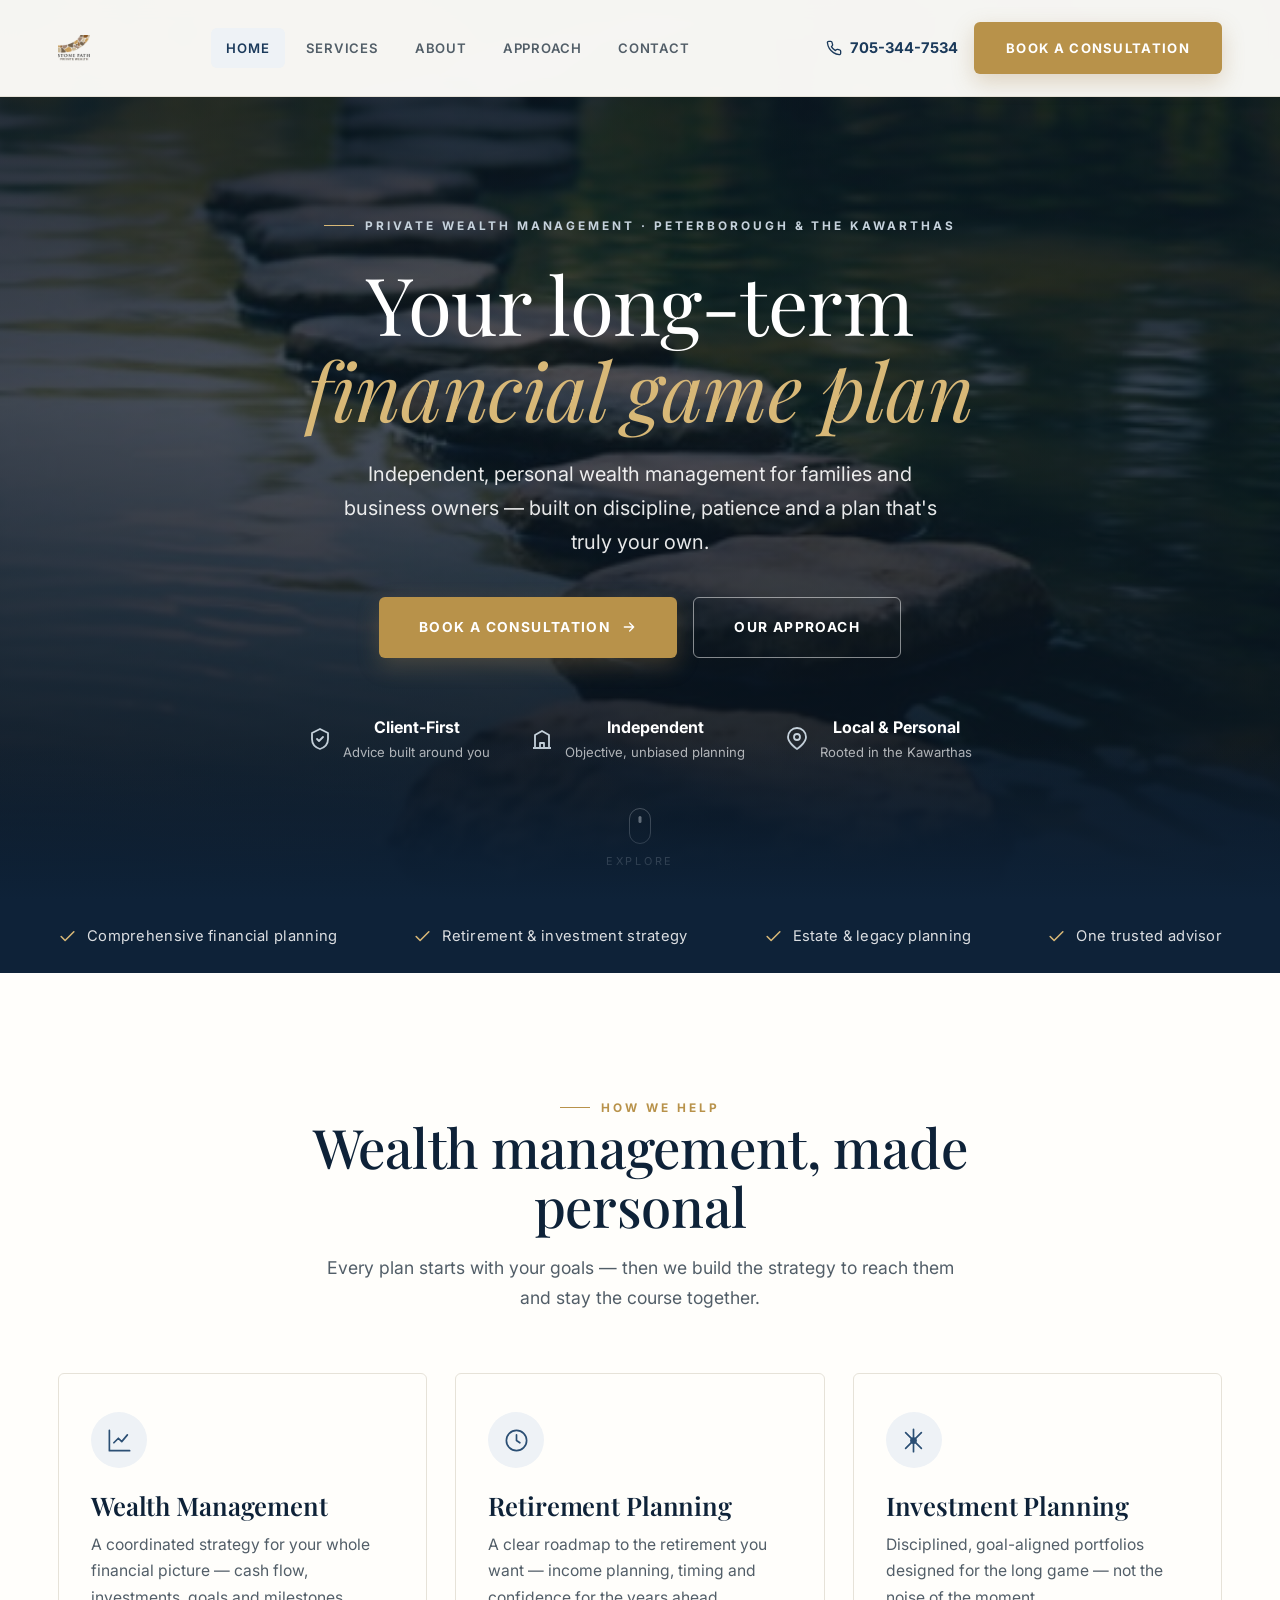
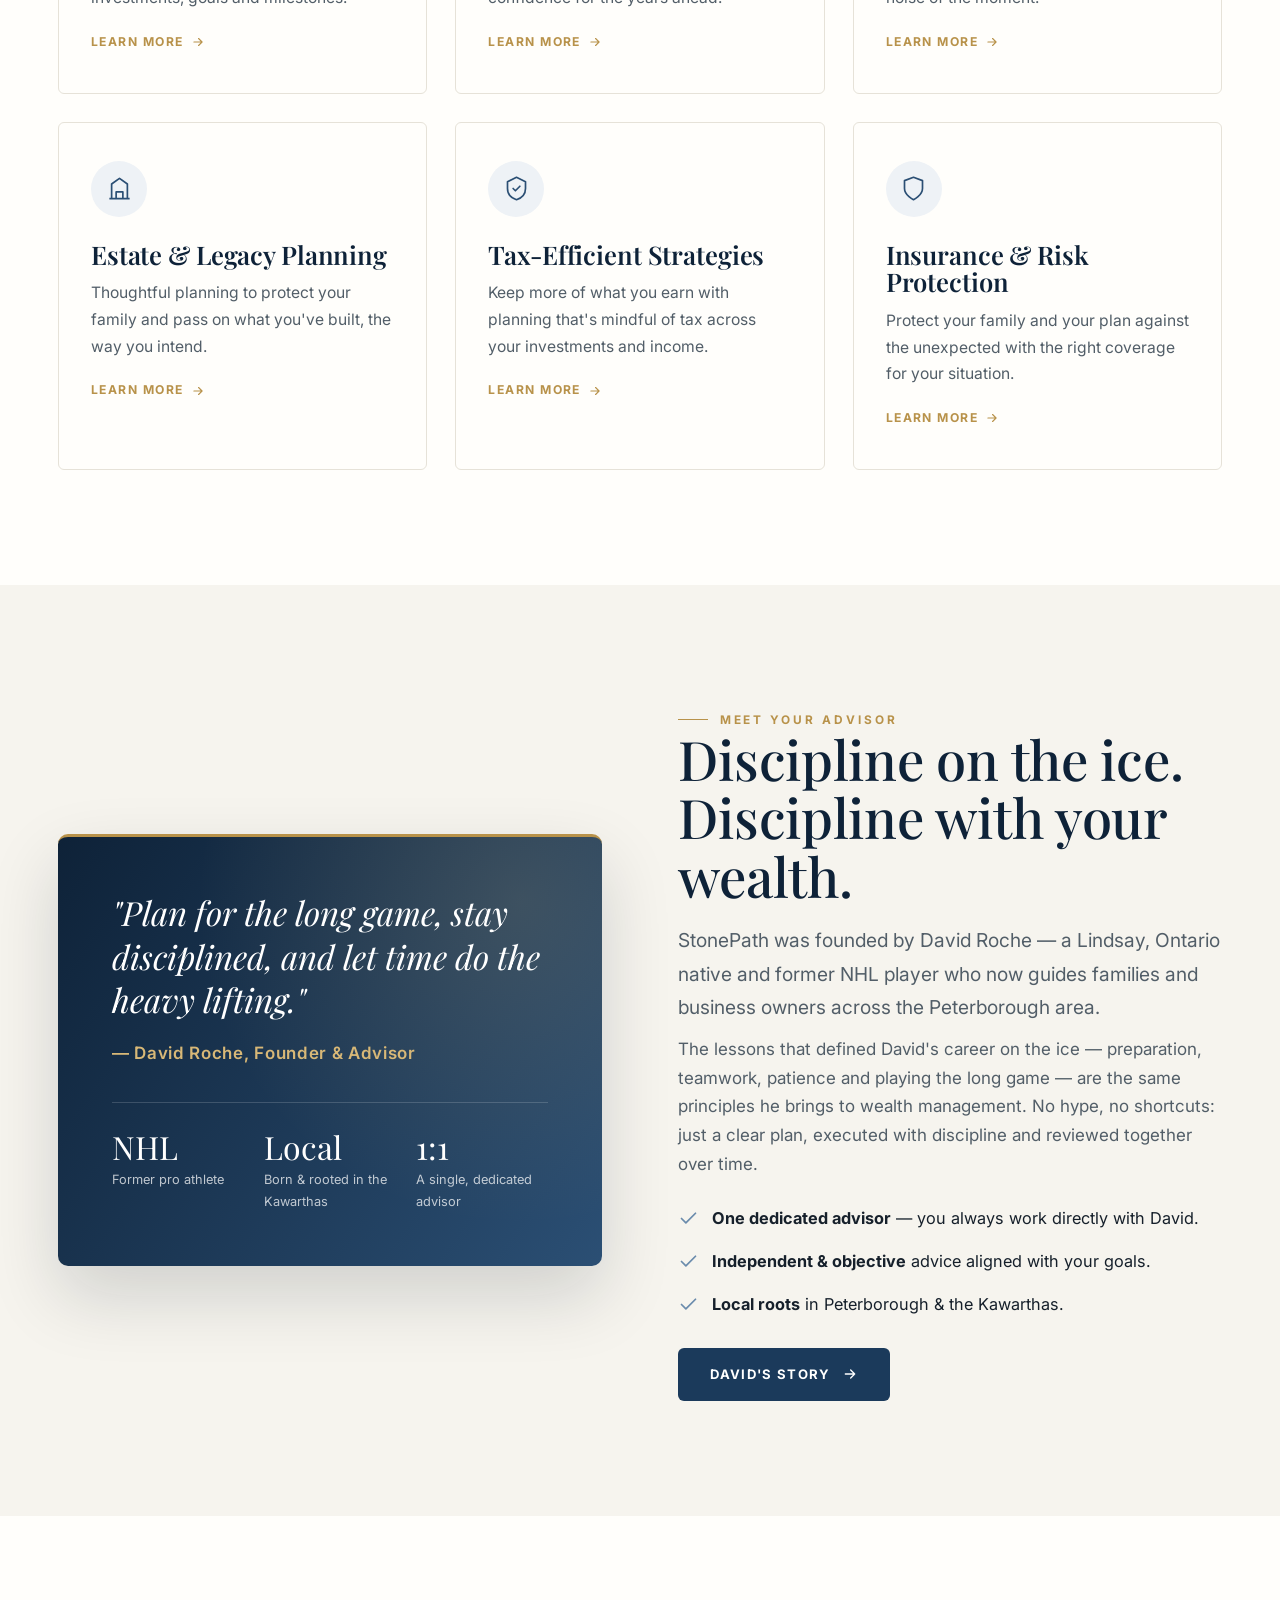
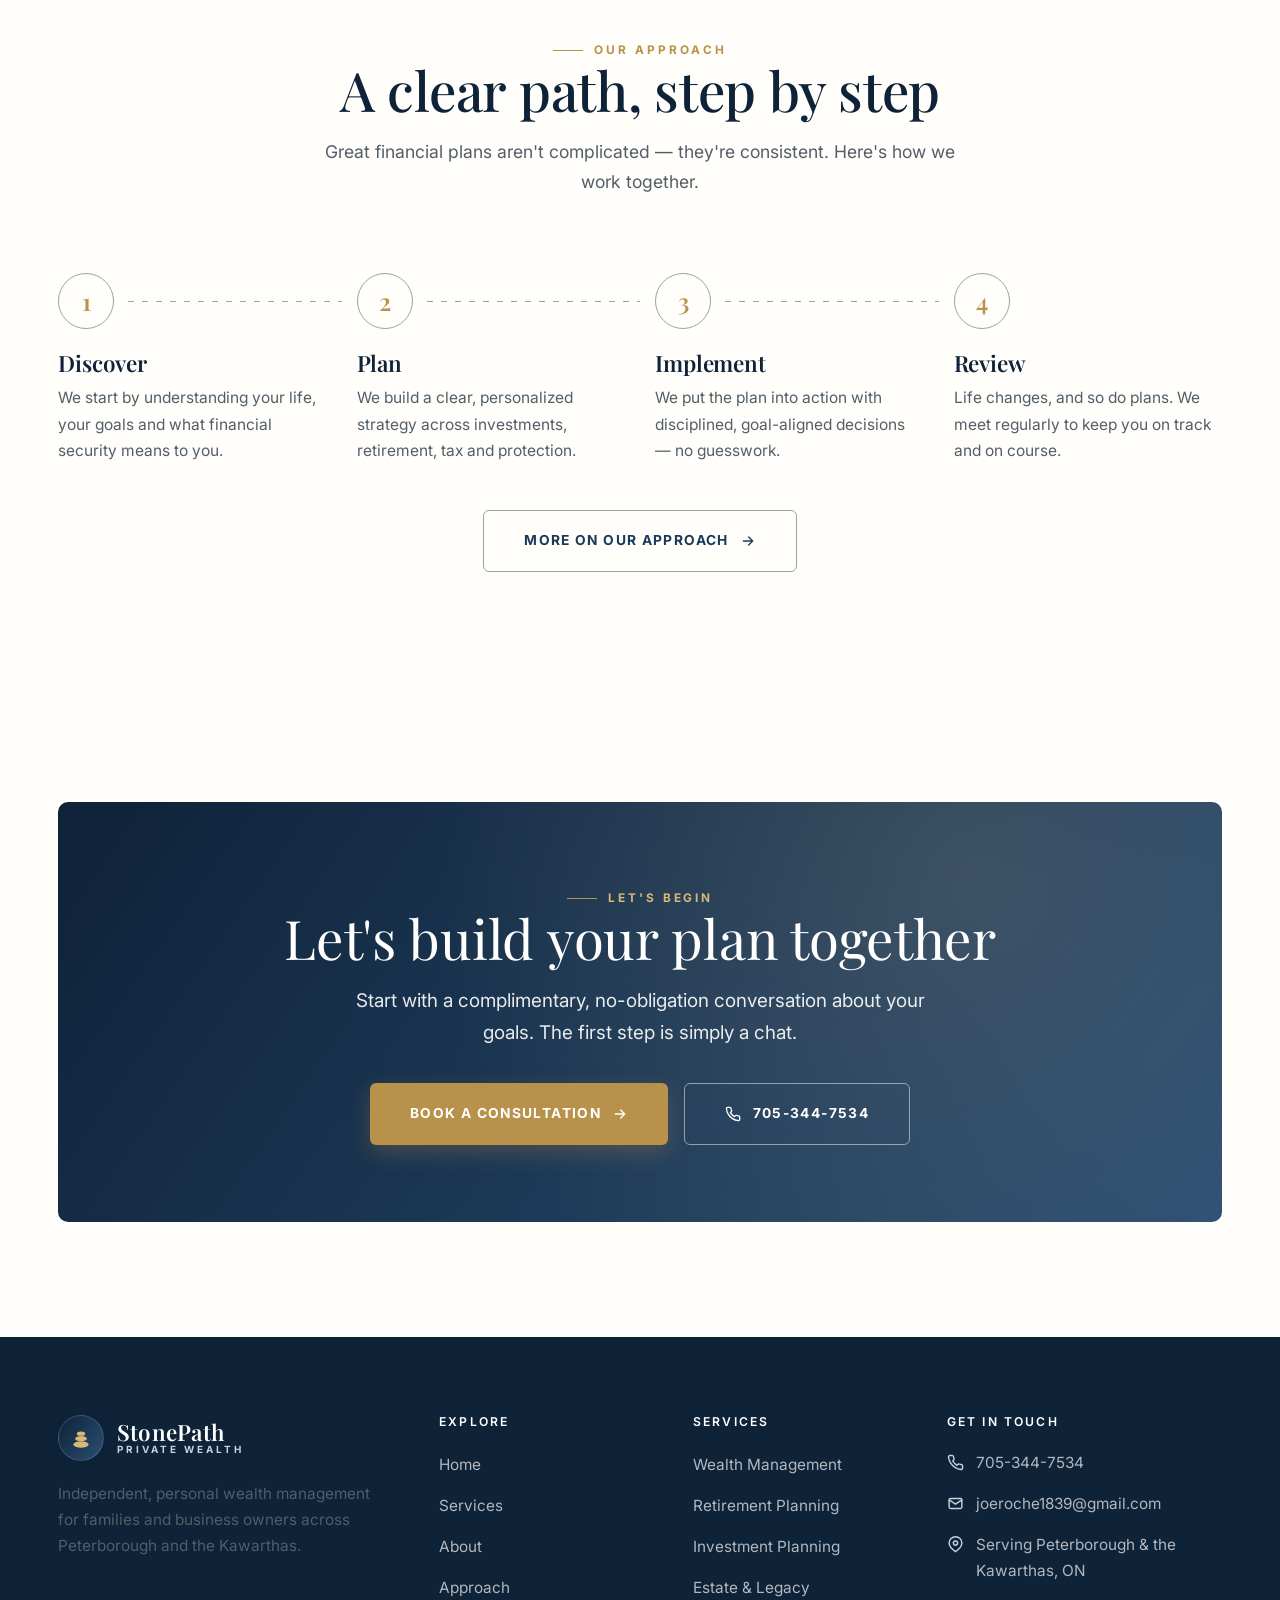
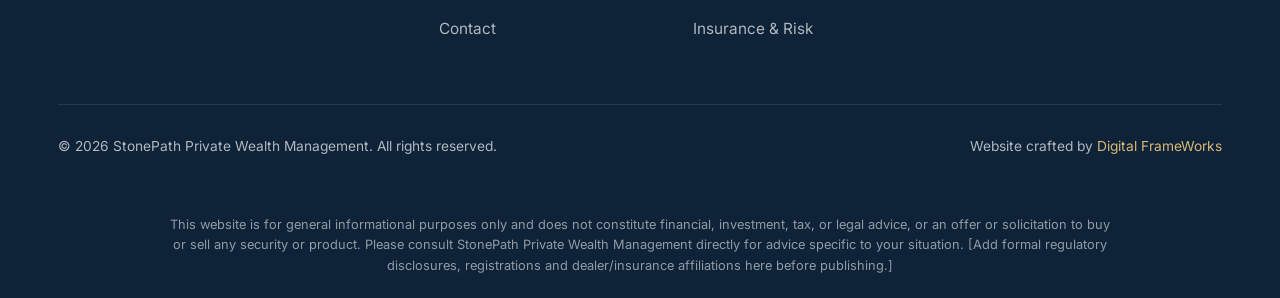
<file: index.html>
<!DOCTYPE html>
<html lang="en">
<head>
  <meta charset="UTF-8" />
  <meta name="viewport" content="width=device-width, initial-scale=1.0" />
  <title>StonePath Private Wealth Management | Financial Advisor — Peterborough & the Kawarthas</title>
  <meta name="description" content="StonePath Private Wealth Management offers independent, personal financial planning and wealth management for families and business owners across Peterborough and the Kawarthas. Led by advisor David Roche. Book a consultation." />
  <meta name="keywords" content="financial advisor Peterborough, wealth management Kawarthas, retirement planning Ontario, investment planning, estate planning, David Roche advisor" />
  <meta name="author" content="StonePath Private Wealth Management" />
  <link rel="canonical" href="https://stonepathwealth.ca/" />

  <meta property="og:type" content="website" />
  <meta property="og:title" content="StonePath Private Wealth Management" />
  <meta property="og:description" content="Independent, personal wealth management for Peterborough & the Kawarthas. Your long-term financial game plan, built with discipline." />
  <meta property="og:url" content="https://stonepathwealth.ca/" />
  <meta name="twitter:card" content="summary_large_image" />

  <link rel="icon" href="data:image/svg+xml,<svg xmlns='http://www.w3.org/2000/svg' viewBox='0 0 100 100'><rect width='100' height='100' rx='20' fill='%230e2238'/><g fill='%23d8b877'><ellipse cx='50' cy='71' rx='26' ry='10'/><ellipse cx='50' cy='51' rx='20' ry='8.5'/><ellipse cx='50' cy='34' rx='14' ry='7'/></g></svg>" />

  <link rel="preconnect" href="https://fonts.googleapis.com" />
  <link rel="preconnect" href="https://fonts.gstatic.com" crossorigin />
  <link href="https://fonts.googleapis.com/css2?family=Playfair+Display:ital,wght@0,500;0,600;0,700;1,500&family=Inter:wght@400;500;600;700&display=swap" rel="stylesheet" />
  <link rel="stylesheet" href="css/styles.css" />

  <script type="application/ld+json">
  {
    "@context": "https://schema.org",
    "@type": "FinancialService",
    "name": "StonePath Private Wealth Management",
    "@id": "https://stonepathwealth.ca/",
    "url": "https://stonepathwealth.ca/",
    "telephone": "+1-705-344-7534",
    "email": "joeroche1839@gmail.com",
    "areaServed": ["Peterborough","Cavan","Lindsay","Kawartha Lakes","Ontario"],
    "employee": { "@type": "Person", "name": "David Roche", "jobTitle": "Financial Advisor" },
    "description": "Independent financial planning and wealth management for families and business owners across Peterborough and the Kawarthas."
  }
  </script>
</head>
<body>

  <!-- ============ HEADER ============ -->
  <header class="header">
    <div class="container nav">
      <a href="index.html" class="brand" aria-label="Stone Path Private Wealth home"><img class="brand-logo" src="images/logo.png" alt="Stone Path Private Wealth" /></a>

      <nav class="nav-links" aria-label="Primary">
        <a href="index.html" class="active">Home</a>
        <a href="services.html">Services</a>
        <a href="about.html">About</a>
        <a href="approach.html">Approach</a>
        <a href="contact.html">Contact</a>
      </nav>

      <div class="nav-actions">
        <a href="tel:+17053447534" class="nav-phone">
          <svg viewBox="0 0 24 24" fill="none" stroke="currentColor" stroke-width="2"><path d="M22 16.92v3a2 2 0 01-2.18 2 19.79 19.79 0 01-8.63-3.07 19.5 19.5 0 01-6-6 19.79 19.79 0 01-3.07-8.67A2 2 0 014.11 2h3a2 2 0 012 1.72c.13.96.36 1.9.7 2.81a2 2 0 01-.45 2.11L8.09 9.91a16 16 0 006 6l1.27-1.27a2 2 0 012.11-.45c.91.34 1.85.57 2.81.7A2 2 0 0122 16.92z" stroke-linecap="round" stroke-linejoin="round"/></svg>
          705-344-7534
        </a>
        <a href="contact.html" class="btn btn-primary">Book a Consultation</a>
        <button class="nav-toggle" aria-label="Toggle menu" aria-expanded="false"><span></span><span></span><span></span></button>
      </div>
    </div>
  </header>

  <!-- ============ HERO ============ -->
  <section class="hero">
    <div class="container hero-inner">
      <span class="eyebrow center">Private Wealth Management · Peterborough &amp; the Kawarthas</span>
      <h1>Your long-term <em>financial game plan</em></h1>
      <p>Independent, personal wealth management for families and business owners — built on discipline, patience and a plan that's truly your own.</p>
      <div class="hero-actions">
        <a href="contact.html" class="btn btn-primary btn-lg">Book a Consultation
          <svg viewBox="0 0 24 24" fill="none" stroke="currentColor" stroke-width="2"><path d="M5 12h14M13 6l6 6-6 6" stroke-linecap="round" stroke-linejoin="round"/></svg>
        </a>
        <a href="approach.html" class="btn btn-ghost btn-lg">Our Approach</a>
      </div>
      <div class="hero-trust">
        <div class="ht">
          <svg viewBox="0 0 24 24" fill="none" stroke="currentColor" stroke-width="1.8"><path d="M12 2l8 4v6c0 5-3.5 8.5-8 10-4.5-1.5-8-5-8-10V6l8-4z" stroke-linejoin="round"/><path d="M9 12l2 2 4-4" stroke-linecap="round" stroke-linejoin="round"/></svg>
          <span><b>Client-First</b><span>Advice built around you</span></span>
        </div>
        <div class="ht">
          <svg viewBox="0 0 24 24" fill="none" stroke="currentColor" stroke-width="1.8"><path d="M3 21h18M5 21V8l7-4 7 4v13" stroke-linejoin="round"/><path d="M10 21v-5h4v5" stroke-linejoin="round"/></svg>
          <span><b>Independent</b><span>Objective, unbiased planning</span></span>
        </div>
        <div class="ht">
          <svg viewBox="0 0 24 24" fill="none" stroke="currentColor" stroke-width="1.8"><path d="M21 10c0 6-9 12-9 12s-9-6-9-12a9 9 0 0118 0z"/><circle cx="12" cy="10" r="3"/></svg>
          <span><b>Local &amp; Personal</b><span>Rooted in the Kawarthas</span></span>
        </div>
      </div>
    </div>
    <a href="#services" class="scroll-cue" aria-label="Scroll down"><span class="mouse"></span>Explore</a>
  </section>

  <!-- ============ TRUST STRIP ============ -->
  <div class="strip">
    <div class="container strip-inner">
      <span class="strip-item"><svg viewBox="0 0 24 24" fill="none" stroke="currentColor" stroke-width="2"><path d="M20 6L9 17l-5-5" stroke-linecap="round" stroke-linejoin="round"/></svg>Comprehensive financial planning</span>
      <span class="strip-item"><svg viewBox="0 0 24 24" fill="none" stroke="currentColor" stroke-width="2"><path d="M20 6L9 17l-5-5" stroke-linecap="round" stroke-linejoin="round"/></svg>Retirement &amp; investment strategy</span>
      <span class="strip-item"><svg viewBox="0 0 24 24" fill="none" stroke="currentColor" stroke-width="2"><path d="M20 6L9 17l-5-5" stroke-linecap="round" stroke-linejoin="round"/></svg>Estate &amp; legacy planning</span>
      <span class="strip-item"><svg viewBox="0 0 24 24" fill="none" stroke="currentColor" stroke-width="2"><path d="M20 6L9 17l-5-5" stroke-linecap="round" stroke-linejoin="round"/></svg>One trusted advisor</span>
    </div>
  </div>

  <!-- ============ SERVICES ============ -->
  <section class="section" id="services">
    <div class="container">
      <div class="section-head center reveal">
        <span class="eyebrow center">How We Help</span>
        <h2>Wealth management, made personal</h2>
        <p>Every plan starts with your goals — then we build the strategy to reach them and stay the course together.</p>
      </div>

      <div class="grid grid-3">
        <article class="svc-card reveal">
          <span class="svc-icon"><svg viewBox="0 0 24 24" fill="none" stroke="currentColor"><path d="M3 3v18h18" stroke-linecap="round" stroke-linejoin="round"/><path d="M7 14l4-4 3 3 5-6" stroke-linecap="round" stroke-linejoin="round"/></svg></span>
          <h3>Wealth Management</h3>
          <p>A coordinated strategy for your whole financial picture — cash flow, investments, goals and milestones.</p>
          <a href="services.html#wealth" class="more">Learn more <svg viewBox="0 0 24 24" fill="none" stroke="currentColor" stroke-width="2"><path d="M5 12h14M13 6l6 6-6 6" stroke-linecap="round" stroke-linejoin="round"/></svg></a>
        </article>

        <article class="svc-card reveal d1">
          <span class="svc-icon"><svg viewBox="0 0 24 24" fill="none" stroke="currentColor"><circle cx="12" cy="12" r="9"/><path d="M12 7v5l3 2" stroke-linecap="round" stroke-linejoin="round"/></svg></span>
          <h3>Retirement Planning</h3>
          <p>A clear roadmap to the retirement you want — income planning, timing and confidence for the years ahead.</p>
          <a href="services.html#retirement" class="more">Learn more <svg viewBox="0 0 24 24" fill="none" stroke="currentColor" stroke-width="2"><path d="M5 12h14M13 6l6 6-6 6" stroke-linecap="round" stroke-linejoin="round"/></svg></a>
        </article>

        <article class="svc-card reveal d2">
          <span class="svc-icon"><svg viewBox="0 0 24 24" fill="none" stroke="currentColor"><path d="M12 2v20M5 5l14 14M19 5L5 19" stroke-linecap="round"/><circle cx="12" cy="12" r="3" fill="currentColor" stroke="none"/></svg></span>
          <h3>Investment Planning</h3>
          <p>Disciplined, goal-aligned portfolios designed for the long game — not the noise of the moment.</p>
          <a href="services.html#investment" class="more">Learn more <svg viewBox="0 0 24 24" fill="none" stroke="currentColor" stroke-width="2"><path d="M5 12h14M13 6l6 6-6 6" stroke-linecap="round" stroke-linejoin="round"/></svg></a>
        </article>

        <article class="svc-card reveal">
          <span class="svc-icon"><svg viewBox="0 0 24 24" fill="none" stroke="currentColor"><path d="M3 21h18M5 21V8l7-5 7 5v13" stroke-linejoin="round"/><path d="M9 21v-6h6v6" stroke-linejoin="round"/></svg></span>
          <h3>Estate &amp; Legacy Planning</h3>
          <p>Thoughtful planning to protect your family and pass on what you've built, the way you intend.</p>
          <a href="services.html#estate" class="more">Learn more <svg viewBox="0 0 24 24" fill="none" stroke="currentColor" stroke-width="2"><path d="M5 12h14M13 6l6 6-6 6" stroke-linecap="round" stroke-linejoin="round"/></svg></a>
        </article>

        <article class="svc-card reveal d1">
          <span class="svc-icon"><svg viewBox="0 0 24 24" fill="none" stroke="currentColor"><path d="M12 2l8 4v6c0 5-3.5 8.5-8 10-4.5-1.5-8-5-8-10V6l8-4z" stroke-linejoin="round"/><path d="M9 12l2 2 4-4" stroke-linecap="round" stroke-linejoin="round"/></svg></span>
          <h3>Tax-Efficient Strategies</h3>
          <p>Keep more of what you earn with planning that's mindful of tax across your investments and income.</p>
          <a href="services.html#tax" class="more">Learn more <svg viewBox="0 0 24 24" fill="none" stroke="currentColor" stroke-width="2"><path d="M5 12h14M13 6l6 6-6 6" stroke-linecap="round" stroke-linejoin="round"/></svg></a>
        </article>

        <article class="svc-card reveal d2">
          <span class="svc-icon"><svg viewBox="0 0 24 24" fill="none" stroke="currentColor"><path d="M12 22s8-4 8-10V5l-8-3-8 3v7c0 6 8 10 8 10z" stroke-linejoin="round"/></svg></span>
          <h3>Insurance &amp; Risk Protection</h3>
          <p>Protect your family and your plan against the unexpected with the right coverage for your situation.</p>
          <a href="services.html#insurance" class="more">Learn more <svg viewBox="0 0 24 24" fill="none" stroke="currentColor" stroke-width="2"><path d="M5 12h14M13 6l6 6-6 6" stroke-linecap="round" stroke-linejoin="round"/></svg></a>
        </article>
      </div>
    </div>
  </section>

  <!-- ============ ABOUT SPLIT ============ -->
  <section class="section bg-cloud">
    <div class="container split">
      <div class="split-media reveal">
        <div class="panel">
          <p class="pq">"Plan for the long game, stay disciplined, and let time do the heavy lifting."</p>
          <p class="pby">— David Roche, Founder &amp; Advisor</p>
          <div class="pstats">
            <div><div class="n">NHL</div><div class="l">Former pro athlete</div></div>
            <div><div class="n">Local</div><div class="l">Born &amp; rooted in the Kawarthas</div></div>
            <div><div class="n">1:1</div><div class="l">A single, dedicated advisor</div></div>
          </div>
        </div>
      </div>
      <div class="split-body reveal d1">
        <span class="eyebrow">Meet Your Advisor</span>
        <h2>Discipline on the ice. Discipline with your wealth.</h2>
        <p class="lead">StonePath was founded by David Roche — a Lindsay, Ontario native and former NHL player who now guides families and business owners across the Peterborough area.</p>
        <p>The lessons that defined David's career on the ice — preparation, teamwork, patience and playing the long game — are the same principles he brings to wealth management. No hype, no shortcuts: just a clear plan, executed with discipline and reviewed together over time.</p>
        <ul class="checklist">
          <li><svg viewBox="0 0 24 24" fill="none" stroke="currentColor" stroke-width="2"><path d="M20 6L9 17l-5-5" stroke-linecap="round" stroke-linejoin="round"/></svg><span><b>One dedicated advisor</b> — you always work directly with David.</span></li>
          <li><svg viewBox="0 0 24 24" fill="none" stroke="currentColor" stroke-width="2"><path d="M20 6L9 17l-5-5" stroke-linecap="round" stroke-linejoin="round"/></svg><span><b>Independent &amp; objective</b> advice aligned with your goals.</span></li>
          <li><svg viewBox="0 0 24 24" fill="none" stroke="currentColor" stroke-width="2"><path d="M20 6L9 17l-5-5" stroke-linecap="round" stroke-linejoin="round"/></svg><span><b>Local roots</b> in Peterborough &amp; the Kawarthas.</span></li>
        </ul>
        <a href="about.html" class="btn btn-dark" style="margin-top:30px;">David's Story
          <svg viewBox="0 0 24 24" fill="none" stroke="currentColor" stroke-width="2"><path d="M5 12h14M13 6l6 6-6 6" stroke-linecap="round" stroke-linejoin="round"/></svg></a>
      </div>
    </div>
  </section>

  <!-- ============ APPROACH ============ -->
  <section class="section">
    <div class="container">
      <div class="section-head center reveal">
        <span class="eyebrow center">Our Approach</span>
        <h2>A clear path, step by step</h2>
        <p>Great financial plans aren't complicated — they're consistent. Here's how we work together.</p>
      </div>
      <div class="steps">
        <div class="step reveal"><div class="step-num">1</div><h3>Discover</h3><p>We start by understanding your life, your goals and what financial security means to you.</p></div>
        <div class="step reveal d1"><div class="step-num">2</div><h3>Plan</h3><p>We build a clear, personalized strategy across investments, retirement, tax and protection.</p></div>
        <div class="step reveal d2"><div class="step-num">3</div><h3>Implement</h3><p>We put the plan into action with disciplined, goal-aligned decisions — no guesswork.</p></div>
        <div class="step reveal d3"><div class="step-num">4</div><h3>Review</h3><p>Life changes, and so do plans. We meet regularly to keep you on track and on course.</p></div>
      </div>
      <div style="text-align:center; margin-top:46px;" class="reveal">
        <a href="approach.html" class="btn btn-outline btn-lg">More on Our Approach
          <svg viewBox="0 0 24 24" fill="none" stroke="currentColor" stroke-width="2"><path d="M5 12h14M13 6l6 6-6 6" stroke-linecap="round" stroke-linejoin="round"/></svg></a>
      </div>
    </div>
  </section>

  <!-- ============ CTA BAND ============ -->
  <section class="section">
    <div class="container">
      <div class="cta-band reveal">
        <span class="eyebrow center" style="color:var(--accent-soft)">Let's Begin</span>
        <h2>Let's build your plan together</h2>
        <p>Start with a complimentary, no-obligation conversation about your goals. The first step is simply a chat.</p>
        <div class="cta-actions">
          <a href="contact.html" class="btn btn-primary btn-lg">Book a Consultation
            <svg viewBox="0 0 24 24" fill="none" stroke="currentColor" stroke-width="2"><path d="M5 12h14M13 6l6 6-6 6" stroke-linecap="round" stroke-linejoin="round"/></svg></a>
          <a href="tel:+17053447534" class="btn btn-ghost btn-lg">
            <svg viewBox="0 0 24 24" fill="none" stroke="currentColor" stroke-width="2"><path d="M22 16.92v3a2 2 0 01-2.18 2 19.79 19.79 0 01-8.63-3.07 19.5 19.5 0 01-6-6 19.79 19.79 0 01-3.07-8.67A2 2 0 014.11 2h3a2 2 0 012 1.72c.13.96.36 1.9.7 2.81a2 2 0 01-.45 2.11L8.09 9.91a16 16 0 006 6l1.27-1.27a2 2 0 012.11-.45c.91.34 1.85.57 2.81.7A2 2 0 0122 16.92z" stroke-linecap="round" stroke-linejoin="round"/></svg>
            705-344-7534</a>
        </div>
      </div>
    </div>
  </section>

  <!-- ============ FOOTER ============ -->
  <footer class="footer">
    <div class="container">
      <div class="footer-grid">
        <div class="footer-about">
          <a href="index.html" class="brand">
            <span class="brand-mark" aria-hidden="true"><svg viewBox="0 0 24 24" fill="#d8b877"><ellipse cx="12" cy="18" rx="7" ry="3"/><ellipse cx="12" cy="12.6" rx="5.4" ry="2.5"/><ellipse cx="12" cy="8" rx="3.8" ry="2"/></svg></span>
            <span class="brand-text"><span class="brand-name">StonePath</span><span class="brand-sub">Private Wealth</span></span>
          </a>
          <p>Independent, personal wealth management for families and business owners across Peterborough and the Kawarthas.</p>
        </div>
        <div>
          <h4>Explore</h4>
          <ul class="footer-links">
            <li><a href="index.html">Home</a></li>
            <li><a href="services.html">Services</a></li>
            <li><a href="about.html">About</a></li>
            <li><a href="approach.html">Approach</a></li>
            <li><a href="contact.html">Contact</a></li>
          </ul>
        </div>
        <div>
          <h4>Services</h4>
          <ul class="footer-links">
            <li><a href="services.html#wealth">Wealth Management</a></li>
            <li><a href="services.html#retirement">Retirement Planning</a></li>
            <li><a href="services.html#investment">Investment Planning</a></li>
            <li><a href="services.html#estate">Estate &amp; Legacy</a></li>
            <li><a href="services.html#insurance">Insurance &amp; Risk</a></li>
          </ul>
        </div>
        <div>
          <h4>Get In Touch</h4>
          <ul class="footer-contact">
            <li><svg viewBox="0 0 24 24" fill="none" stroke="currentColor" stroke-width="2"><path d="M22 16.92v3a2 2 0 01-2.18 2 19.79 19.79 0 01-8.63-3.07 19.5 19.5 0 01-6-6 19.79 19.79 0 01-3.07-8.67A2 2 0 014.11 2h3a2 2 0 012 1.72c.13.96.36 1.9.7 2.81a2 2 0 01-.45 2.11L8.09 9.91a16 16 0 006 6l1.27-1.27a2 2 0 012.11-.45c.91.34 1.85.57 2.81.7A2 2 0 0122 16.92z" stroke-linecap="round" stroke-linejoin="round"/></svg><a href="tel:+17053447534">705-344-7534</a></li>
            <li><svg viewBox="0 0 24 24" fill="none" stroke="currentColor" stroke-width="2"><rect x="3" y="5" width="18" height="14" rx="2"/><path d="M3 7l9 6 9-6" stroke-linecap="round" stroke-linejoin="round"/></svg><a href="mailto:joeroche1839@gmail.com">joeroche1839@gmail.com</a></li>
            <li><svg viewBox="0 0 24 24" fill="none" stroke="currentColor" stroke-width="2"><path d="M21 10c0 6-9 12-9 12s-9-6-9-12a9 9 0 0118 0z"/><circle cx="12" cy="10" r="3"/></svg><span>Serving Peterborough &amp; the Kawarthas, ON</span></li>
          </ul>
        </div>
      </div>
      <div class="footer-bottom">
        <span>&copy; <span id="year">2026</span> StonePath Private Wealth Management. All rights reserved.</span>
        <span>Website crafted by <a href="#" style="color:var(--accent-soft)">Digital FrameWorks</a></span>
      </div>
    </div>
  </footer>

  <!-- ============ DISCLAIMER ============ -->
  <div class="disclaimer">
    <div class="container">
      This website is for general informational purposes only and does not constitute financial, investment, tax, or legal advice, or an offer or solicitation to buy or sell any security or product. Please consult StonePath Private Wealth Management directly for advice specific to your situation. [Add formal regulatory disclosures, registrations and dealer/insurance affiliations here before publishing.]
    </div>
  </div>

  <script src="js/main.js"></script>
</body>
</html>
</file>
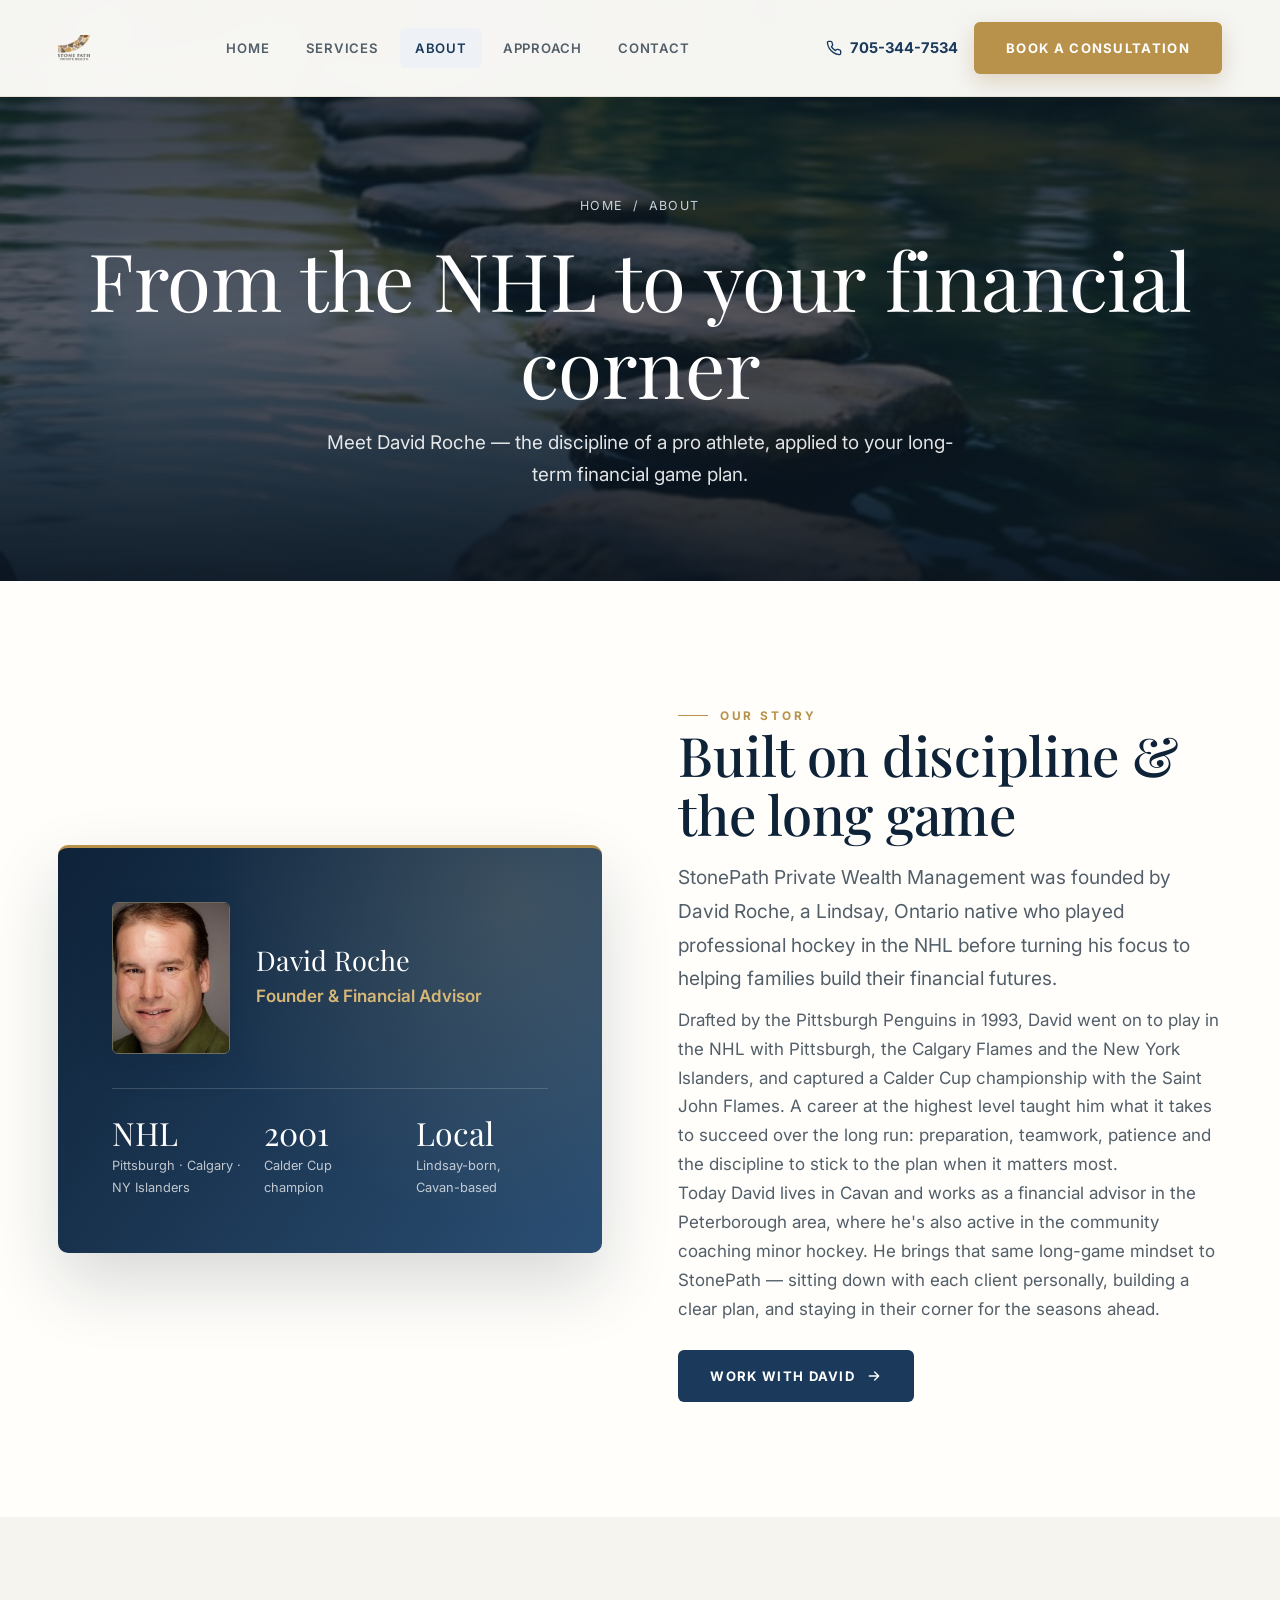
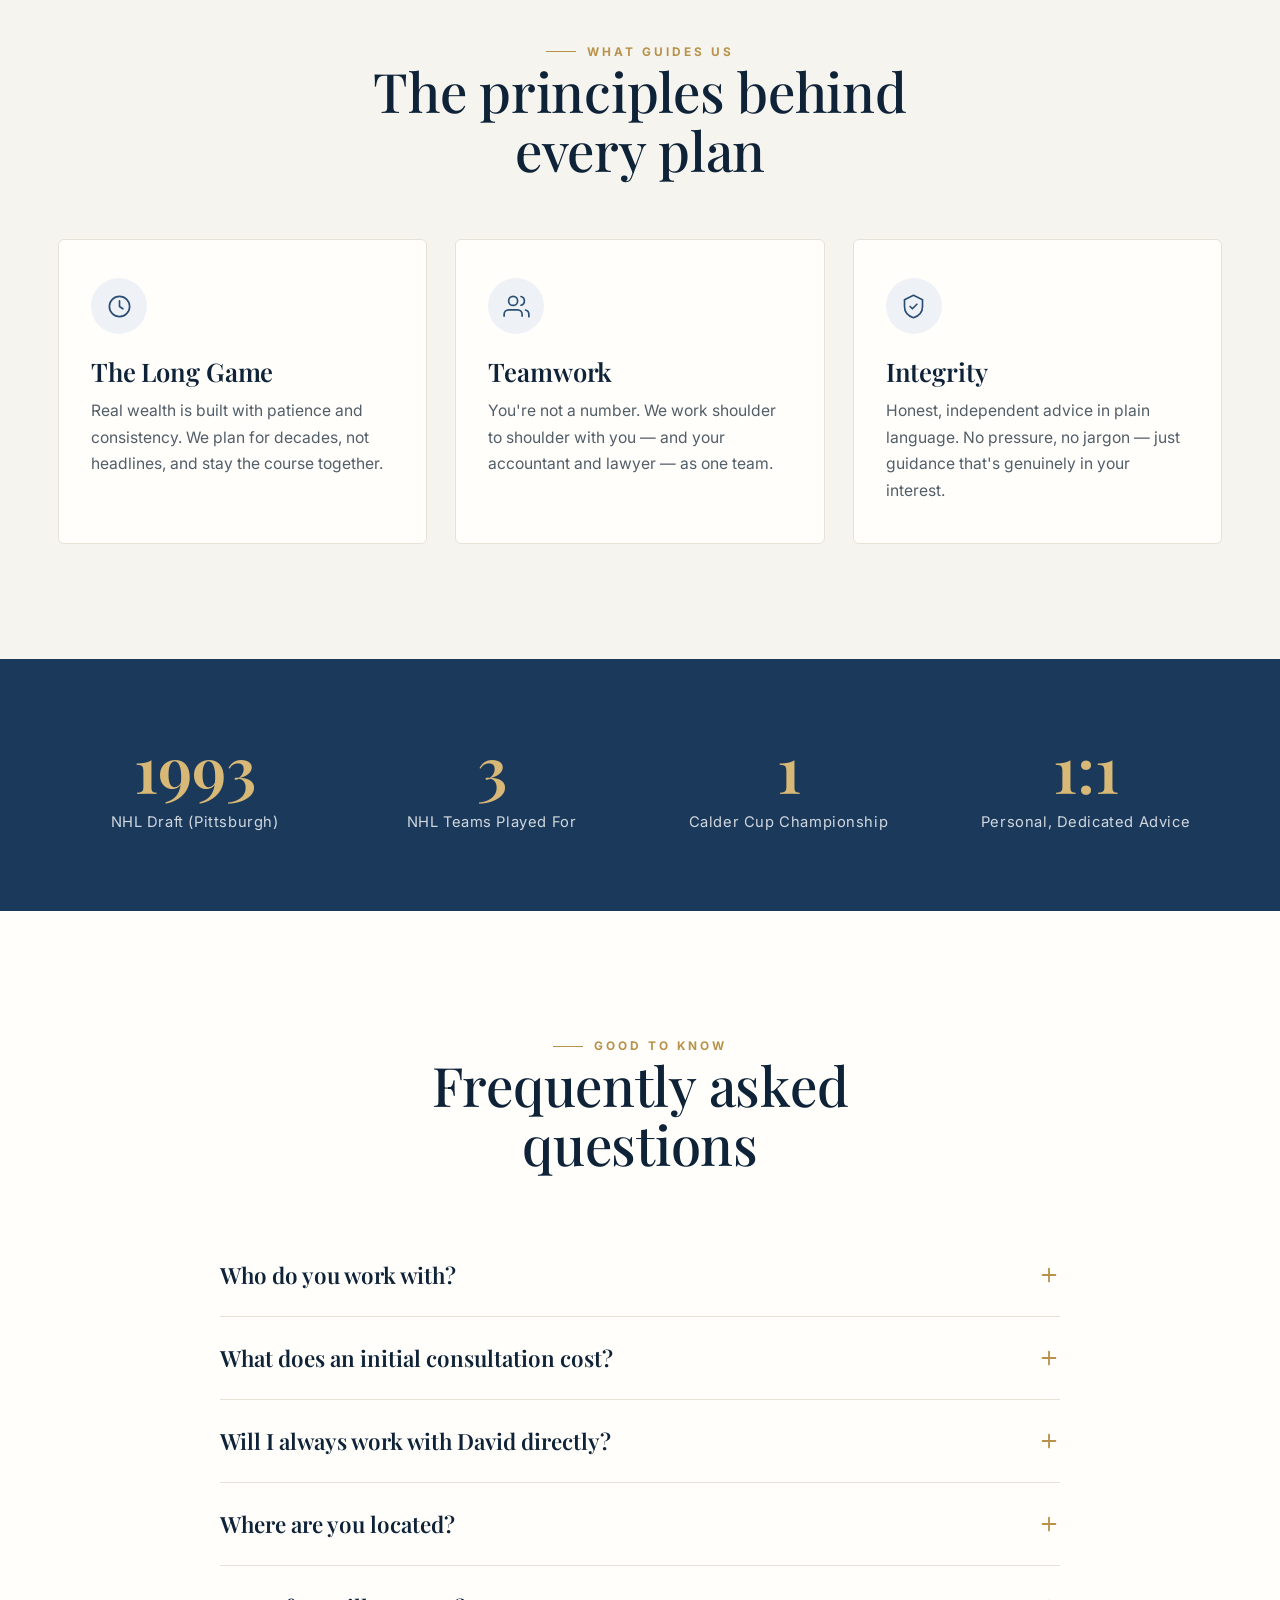
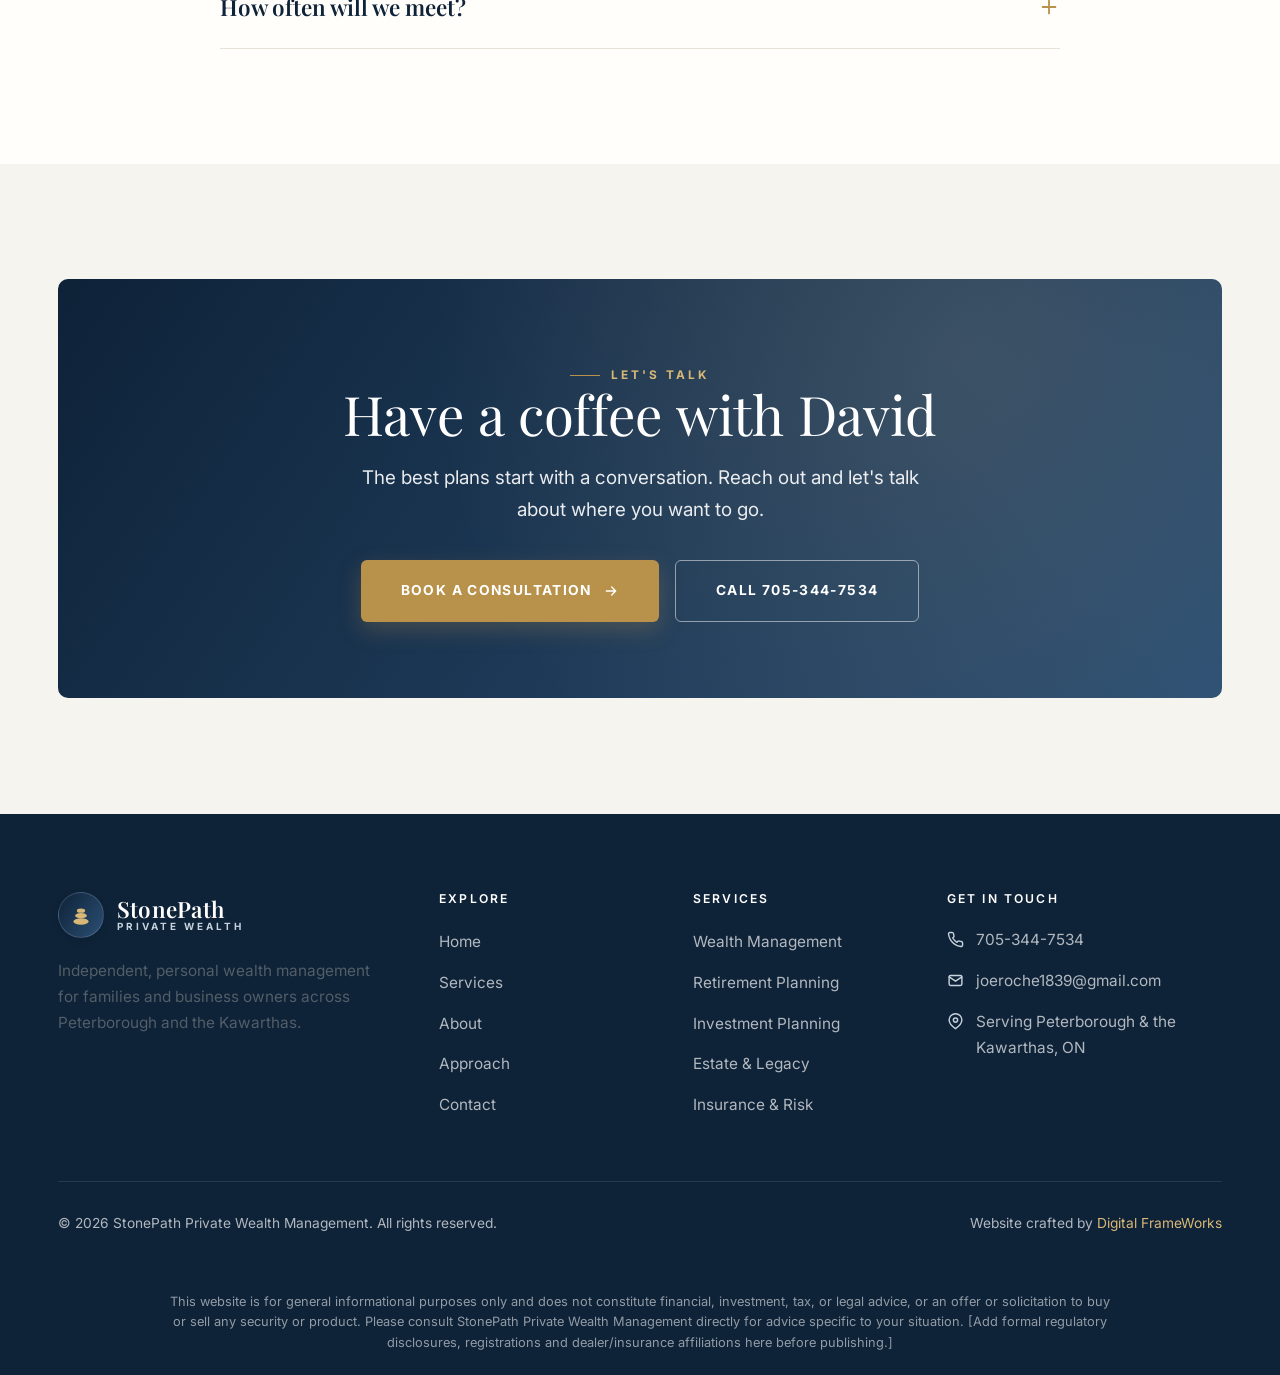
<file: about.html>
<!DOCTYPE html>
<html lang="en">
<head>
  <meta charset="UTF-8" />
  <meta name="viewport" content="width=device-width, initial-scale=1.0" />
  <title>About David Roche | StonePath Private Wealth Management</title>
  <meta name="description" content="StonePath Private Wealth Management was founded by David Roche — a Lindsay, Ontario native and former NHL player who now helps families and business owners across the Peterborough area plan their financial future." />
  <link rel="canonical" href="https://stonepathwealth.ca/about.html" />
  <meta property="og:title" content="About David Roche | StonePath Private Wealth" />
  <meta property="og:description" content="From the NHL to wealth management — discipline, teamwork and the long game, applied to your finances." />
  <link rel="icon" href="data:image/svg+xml,<svg xmlns='http://www.w3.org/2000/svg' viewBox='0 0 100 100'><rect width='100' height='100' rx='20' fill='%230e2238'/><g fill='%23d8b877'><ellipse cx='50' cy='71' rx='26' ry='10'/><ellipse cx='50' cy='51' rx='20' ry='8.5'/><ellipse cx='50' cy='34' rx='14' ry='7'/></g></svg>" />
  <link rel="preconnect" href="https://fonts.googleapis.com" />
  <link rel="preconnect" href="https://fonts.gstatic.com" crossorigin />
  <link href="https://fonts.googleapis.com/css2?family=Playfair+Display:ital,wght@0,500;0,600;0,700;1,500&family=Inter:wght@400;500;600;700&display=swap" rel="stylesheet" />
  <link rel="stylesheet" href="css/styles.css" />
</head>
<body>

  <header class="header">
    <div class="container nav">
      <a href="index.html" class="brand" aria-label="Stone Path Private Wealth home"><img class="brand-logo" src="images/logo.png" alt="Stone Path Private Wealth" /></a>
      <nav class="nav-links" aria-label="Primary">
        <a href="index.html">Home</a>
        <a href="services.html">Services</a>
        <a href="about.html" class="active">About</a>
        <a href="approach.html">Approach</a>
        <a href="contact.html">Contact</a>
      </nav>
      <div class="nav-actions">
        <a href="tel:+17053447534" class="nav-phone"><svg viewBox="0 0 24 24" fill="none" stroke="currentColor" stroke-width="2"><path d="M22 16.92v3a2 2 0 01-2.18 2 19.79 19.79 0 01-8.63-3.07 19.5 19.5 0 01-6-6 19.79 19.79 0 01-3.07-8.67A2 2 0 014.11 2h3a2 2 0 012 1.72c.13.96.36 1.9.7 2.81a2 2 0 01-.45 2.11L8.09 9.91a16 16 0 006 6l1.27-1.27a2 2 0 012.11-.45c.91.34 1.85.57 2.81.7A2 2 0 0122 16.92z" stroke-linecap="round" stroke-linejoin="round"/></svg>705-344-7534</a>
        <a href="contact.html" class="btn btn-primary">Book a Consultation</a>
        <button class="nav-toggle" aria-label="Toggle menu" aria-expanded="false"><span></span><span></span><span></span></button>
      </div>
    </div>
  </header>

  <section class="page-hero">
    <div class="container">
      <div class="crumb"><a href="index.html">Home</a> <span>/</span> <span>About</span></div>
      <h1>From the NHL to your financial corner</h1>
      <p>Meet David Roche — the discipline of a pro athlete, applied to your long-term financial game plan.</p>
    </div>
  </section>

  <section class="section">
    <div class="container split">
      <div class="split-media reveal">
        <div class="panel">
          <div class="advisor">
            <img class="advisor-photo" src="images/david-roche.jpg" alt="David Roche, Founder &amp; Financial Advisor" />
            <div>
              <div style="font-family:var(--font-display); font-size:1.7rem; color:#fff; line-height:1.1;">David Roche</div>
              <div style="color:var(--accent-soft); font-weight:600; margin-top:6px;">Founder &amp; Financial Advisor</div>
            </div>
          </div>
          <div class="pstats">
            <div><div class="n">NHL</div><div class="l">Pittsburgh · Calgary · NY Islanders</div></div>
            <div><div class="n">2001</div><div class="l">Calder Cup champion</div></div>
            <div><div class="n">Local</div><div class="l">Lindsay-born, Cavan-based</div></div>
          </div>
        </div>
      </div>
      <div class="split-body reveal d1">
        <span class="eyebrow">Our Story</span>
        <h2>Built on discipline &amp; the long game</h2>
        <p class="lead">StonePath Private Wealth Management was founded by David Roche, a Lindsay, Ontario native who played professional hockey in the NHL before turning his focus to helping families build their financial futures.</p>
        <p>Drafted by the Pittsburgh Penguins in 1993, David went on to play in the NHL with Pittsburgh, the Calgary Flames and the New York Islanders, and captured a Calder Cup championship with the Saint John Flames. A career at the highest level taught him what it takes to succeed over the long run: preparation, teamwork, patience and the discipline to stick to the plan when it matters most.</p>
        <p>Today David lives in Cavan and works as a financial advisor in the Peterborough area, where he's also active in the community coaching minor hockey. He brings that same long-game mindset to StonePath — sitting down with each client personally, building a clear plan, and staying in their corner for the seasons ahead.</p>
        <a href="contact.html" class="btn btn-dark" style="margin-top:26px;">Work With David
          <svg viewBox="0 0 24 24" fill="none" stroke="currentColor" stroke-width="2"><path d="M5 12h14M13 6l6 6-6 6" stroke-linecap="round" stroke-linejoin="round"/></svg></a>
      </div>
    </div>
  </section>

  <section class="section bg-cloud">
    <div class="container">
      <div class="section-head center reveal">
        <span class="eyebrow center">What Guides Us</span>
        <h2>The principles behind every plan</h2>
      </div>
      <div class="grid grid-3">
        <article class="svc-card reveal">
          <span class="svc-icon"><svg viewBox="0 0 24 24" fill="none" stroke="currentColor"><circle cx="12" cy="12" r="9"/><path d="M12 7v5l3 2" stroke-linecap="round" stroke-linejoin="round"/></svg></span>
          <h3>The Long Game</h3>
          <p>Real wealth is built with patience and consistency. We plan for decades, not headlines, and stay the course together.</p>
        </article>
        <article class="svc-card reveal d1">
          <span class="svc-icon"><svg viewBox="0 0 24 24" fill="none" stroke="currentColor"><path d="M17 21v-2a4 4 0 00-4-4H5a4 4 0 00-4 4v2"/><circle cx="9" cy="7" r="4"/><path d="M23 21v-2a4 4 0 00-3-3.87M16 3.13a4 4 0 010 7.75" stroke-linecap="round"/></svg></span>
          <h3>Teamwork</h3>
          <p>You're not a number. We work shoulder to shoulder with you — and your accountant and lawyer — as one team.</p>
        </article>
        <article class="svc-card reveal d2">
          <span class="svc-icon"><svg viewBox="0 0 24 24" fill="none" stroke="currentColor"><path d="M12 2l8 4v6c0 5-3.5 8.5-8 10-4.5-1.5-8-5-8-10V6l8-4z" stroke-linejoin="round"/><path d="M9 12l2 2 4-4" stroke-linecap="round" stroke-linejoin="round"/></svg></span>
          <h3>Integrity</h3>
          <p>Honest, independent advice in plain language. No pressure, no jargon — just guidance that's genuinely in your interest.</p>
        </article>
      </div>
    </div>
  </section>

  <section class="section tight bg-brand">
    <div class="container">
      <div class="stats">
        <div class="stat reveal"><div class="num">1993</div><div class="label">NHL Draft (Pittsburgh)</div></div>
        <div class="stat reveal d1"><div class="num">3</div><div class="label">NHL Teams Played For</div></div>
        <div class="stat reveal d2"><div class="num">1</div><div class="label">Calder Cup Championship</div></div>
        <div class="stat reveal d3"><div class="num">1:1</div><div class="label">Personal, Dedicated Advice</div></div>
      </div>
    </div>
  </section>

  <section class="section">
    <div class="container">
      <div class="section-head center reveal">
        <span class="eyebrow center">Good To Know</span>
        <h2>Frequently asked questions</h2>
      </div>
      <div class="faq">
        <div class="faq-item reveal">
          <button class="faq-q">Who do you work with?<svg viewBox="0 0 24 24" fill="none" stroke="currentColor" stroke-width="2"><path d="M12 5v14M5 12h14" stroke-linecap="round"/></svg></button>
          <div class="faq-a"><p>Families, individuals, retirees and business owners across Peterborough, Cavan, Lindsay and the broader Kawarthas region who want a clear, personal plan and a single advisor to guide it.</p></div>
        </div>
        <div class="faq-item reveal">
          <button class="faq-q">What does an initial consultation cost?<svg viewBox="0 0 24 24" fill="none" stroke="currentColor" stroke-width="2"><path d="M12 5v14M5 12h14" stroke-linecap="round"/></svg></button>
          <div class="faq-a"><p>Your first conversation is complimentary and with no obligation. It's simply a chance to understand your situation and see whether we're the right fit.</p></div>
        </div>
        <div class="faq-item reveal">
          <button class="faq-q">Will I always work with David directly?<svg viewBox="0 0 24 24" fill="none" stroke="currentColor" stroke-width="2"><path d="M12 5v14M5 12h14" stroke-linecap="round"/></svg></button>
          <div class="faq-a"><p>Yes. StonePath is built around personal, one-to-one service — you work directly with David from your first meeting onward.</p></div>
        </div>
        <div class="faq-item reveal">
          <button class="faq-q">Where are you located?<svg viewBox="0 0 24 24" fill="none" stroke="currentColor" stroke-width="2"><path d="M12 5v14M5 12h14" stroke-linecap="round"/></svg></button>
          <div class="faq-a"><p>StonePath serves the Peterborough area and the Kawarthas. Reach out and we'll arrange a meeting at a time and place that works for you.</p></div>
        </div>
        <div class="faq-item reveal">
          <button class="faq-q">How often will we meet?<svg viewBox="0 0 24 24" fill="none" stroke="currentColor" stroke-width="2"><path d="M12 5v14M5 12h14" stroke-linecap="round"/></svg></button>
          <div class="faq-a"><p>As often as your plan needs. We typically review together at least annually — and any time life brings a major change or decision.</p></div>
        </div>
      </div>
    </div>
  </section>

  <section class="section bg-cloud">
    <div class="container">
      <div class="cta-band reveal">
        <span class="eyebrow center" style="color:var(--accent-soft)">Let's Talk</span>
        <h2>Have a coffee with David</h2>
        <p>The best plans start with a conversation. Reach out and let's talk about where you want to go.</p>
        <div class="cta-actions">
          <a href="contact.html" class="btn btn-primary btn-lg">Book a Consultation <svg viewBox="0 0 24 24" fill="none" stroke="currentColor" stroke-width="2"><path d="M5 12h14M13 6l6 6-6 6" stroke-linecap="round" stroke-linejoin="round"/></svg></a>
          <a href="tel:+17053447534" class="btn btn-ghost btn-lg">Call 705-344-7534</a>
        </div>
      </div>
    </div>
  </section>

  <footer class="footer">
    <div class="container">
      <div class="footer-grid">
        <div class="footer-about">
          <a href="index.html" class="brand"><span class="brand-mark" aria-hidden="true"><svg viewBox="0 0 24 24" fill="#d8b877"><ellipse cx="12" cy="18" rx="7" ry="3"/><ellipse cx="12" cy="12.6" rx="5.4" ry="2.5"/><ellipse cx="12" cy="8" rx="3.8" ry="2"/></svg></span><span class="brand-text"><span class="brand-name">StonePath</span><span class="brand-sub">Private Wealth</span></span></a>
          <p>Independent, personal wealth management for families and business owners across Peterborough and the Kawarthas.</p>
        </div>
        <div><h4>Explore</h4><ul class="footer-links"><li><a href="index.html">Home</a></li><li><a href="services.html">Services</a></li><li><a href="about.html">About</a></li><li><a href="approach.html">Approach</a></li><li><a href="contact.html">Contact</a></li></ul></div>
        <div><h4>Services</h4><ul class="footer-links"><li><a href="services.html#wealth">Wealth Management</a></li><li><a href="services.html#retirement">Retirement Planning</a></li><li><a href="services.html#investment">Investment Planning</a></li><li><a href="services.html#estate">Estate &amp; Legacy</a></li><li><a href="services.html#insurance">Insurance &amp; Risk</a></li></ul></div>
        <div><h4>Get In Touch</h4><ul class="footer-contact"><li><svg viewBox="0 0 24 24" fill="none" stroke="currentColor" stroke-width="2"><path d="M22 16.92v3a2 2 0 01-2.18 2 19.79 19.79 0 01-8.63-3.07 19.5 19.5 0 01-6-6 19.79 19.79 0 01-3.07-8.67A2 2 0 014.11 2h3a2 2 0 012 1.72c.13.96.36 1.9.7 2.81a2 2 0 01-.45 2.11L8.09 9.91a16 16 0 006 6l1.27-1.27a2 2 0 012.11-.45c.91.34 1.85.57 2.81.7A2 2 0 0122 16.92z" stroke-linecap="round" stroke-linejoin="round"/></svg><a href="tel:+17053447534">705-344-7534</a></li><li><svg viewBox="0 0 24 24" fill="none" stroke="currentColor" stroke-width="2"><rect x="3" y="5" width="18" height="14" rx="2"/><path d="M3 7l9 6 9-6" stroke-linecap="round" stroke-linejoin="round"/></svg><a href="mailto:joeroche1839@gmail.com">joeroche1839@gmail.com</a></li><li><svg viewBox="0 0 24 24" fill="none" stroke="currentColor" stroke-width="2"><path d="M21 10c0 6-9 12-9 12s-9-6-9-12a9 9 0 0118 0z"/><circle cx="12" cy="10" r="3"/></svg><span>Serving Peterborough &amp; the Kawarthas, ON</span></li></ul></div>
      </div>
      <div class="footer-bottom">
        <span>&copy; <span id="year">2026</span> StonePath Private Wealth Management. All rights reserved.</span>
        <span>Website crafted by <a href="#" style="color:var(--accent-soft)">Digital FrameWorks</a></span>
      </div>
    </div>
  </footer>

  <div class="disclaimer">
    <div class="container">
      This website is for general informational purposes only and does not constitute financial, investment, tax, or legal advice, or an offer or solicitation to buy or sell any security or product. Please consult StonePath Private Wealth Management directly for advice specific to your situation. [Add formal regulatory disclosures, registrations and dealer/insurance affiliations here before publishing.]
    </div>
  </div>

  <script src="js/main.js"></script>
</body>
</html>
</file>
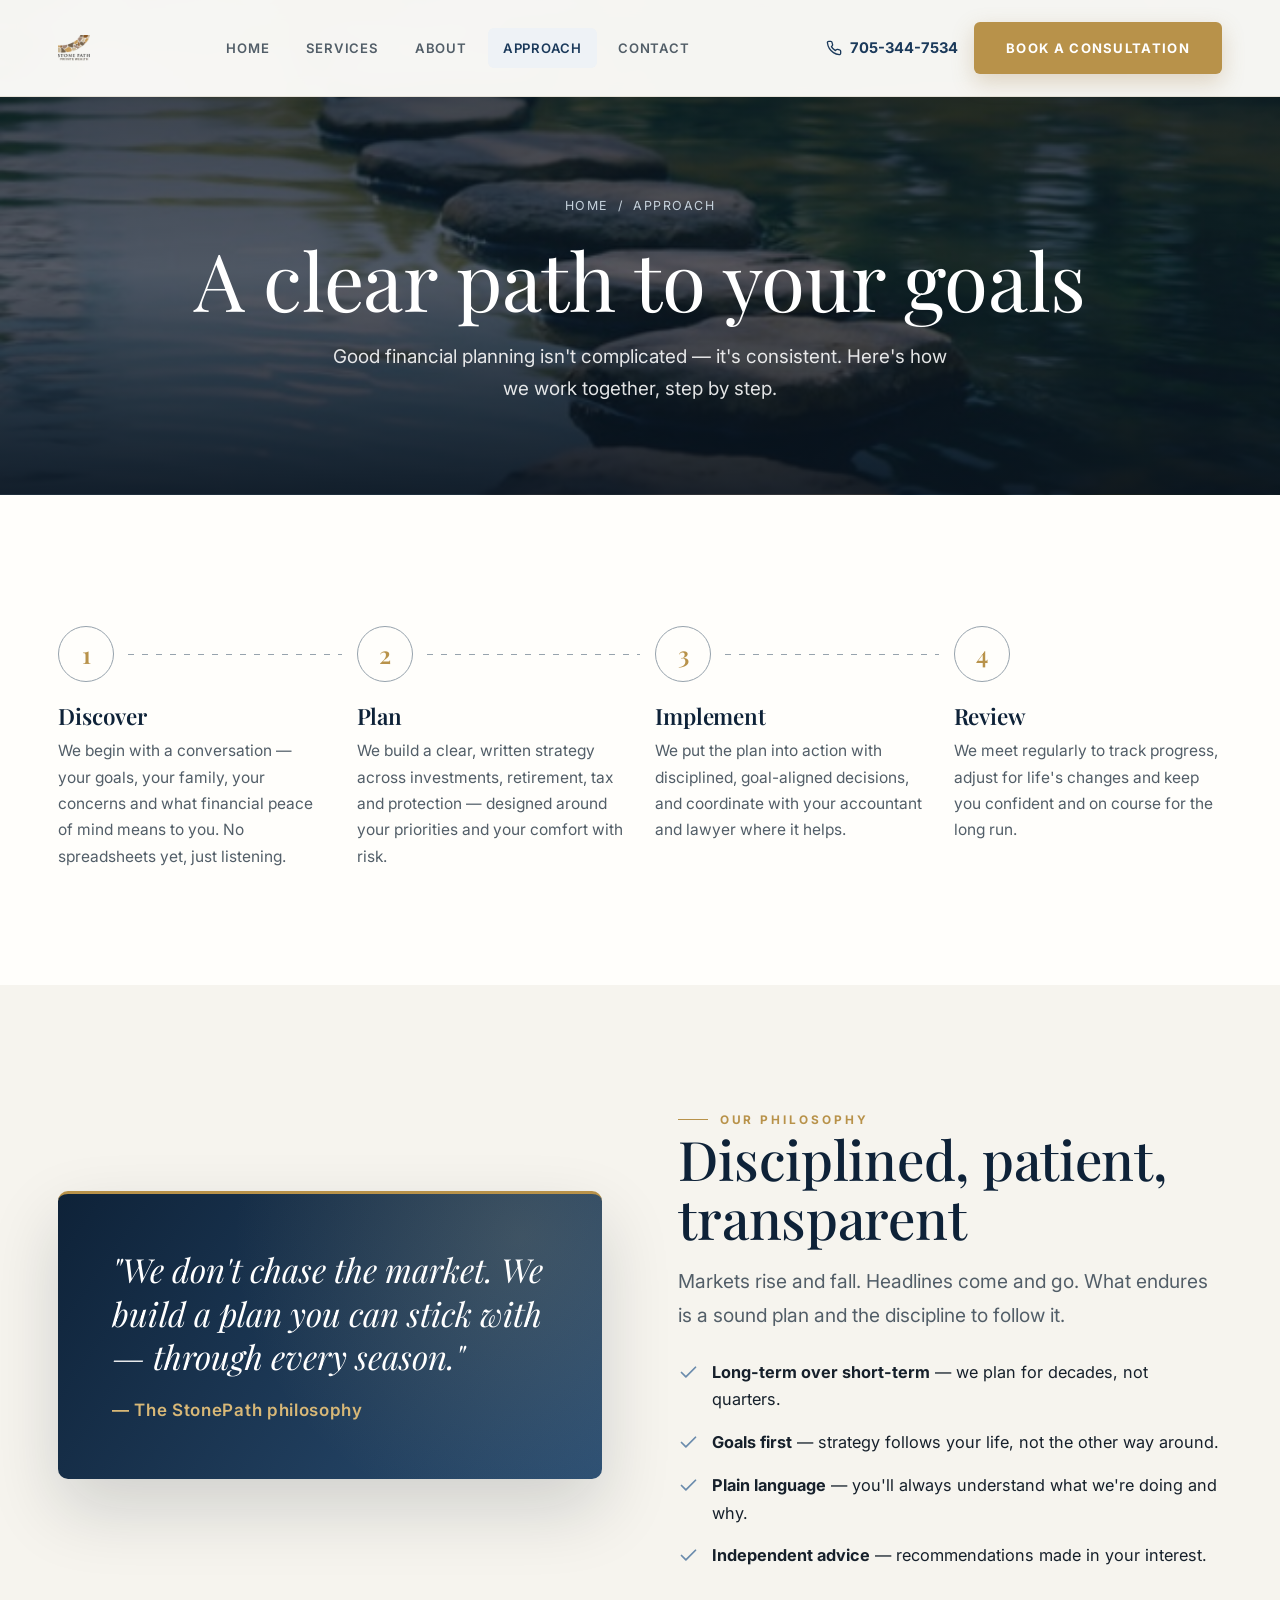
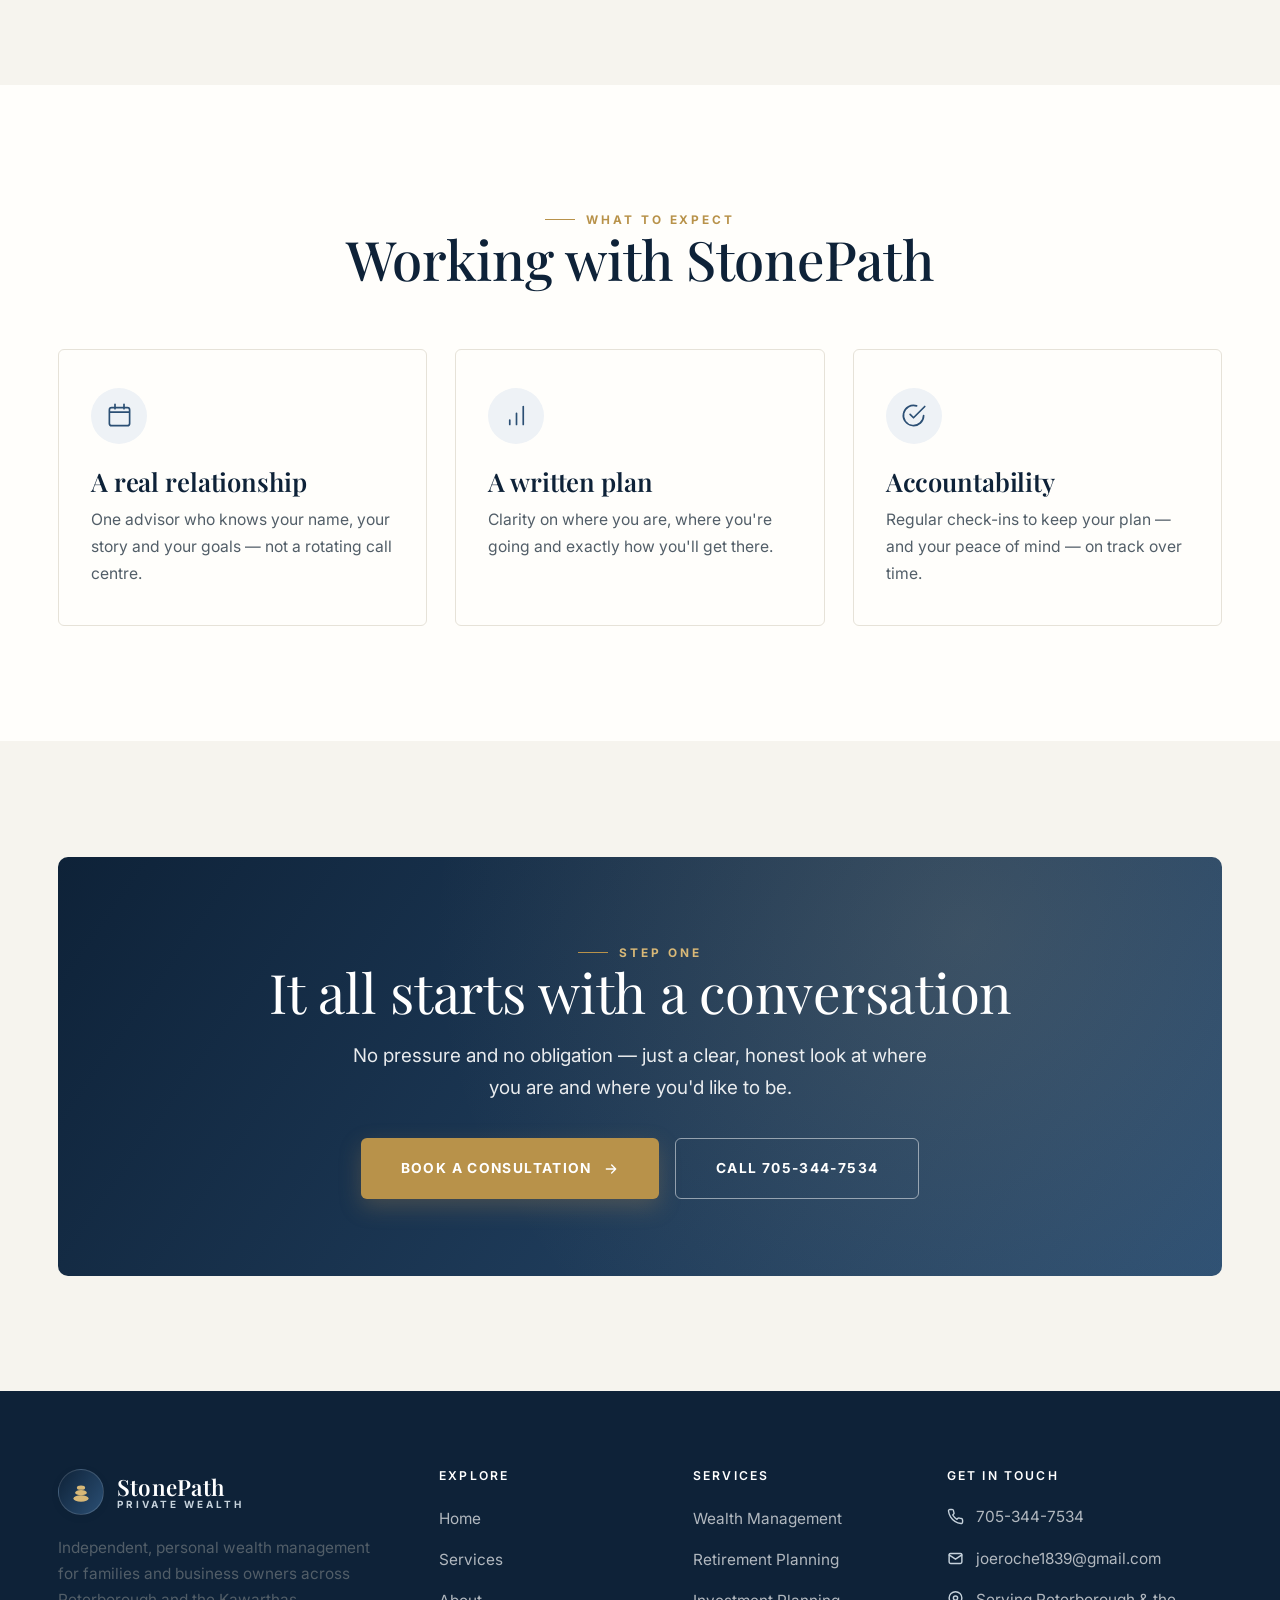
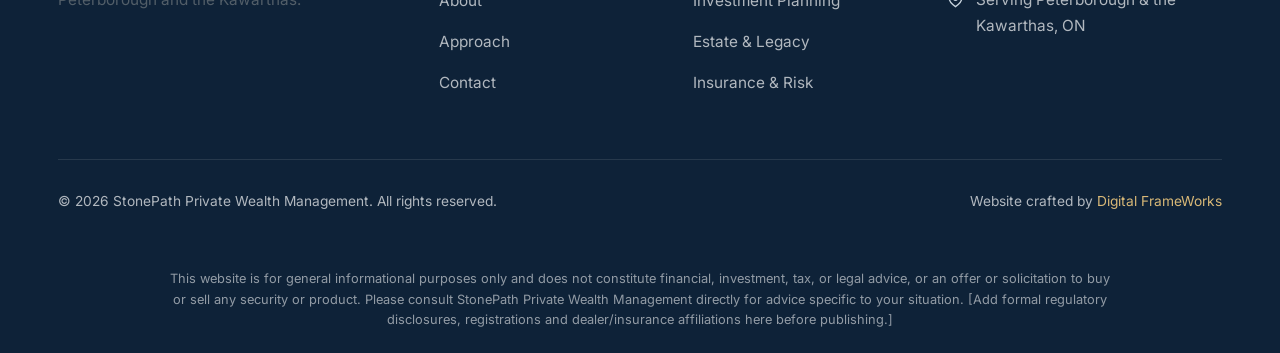
<file: approach.html>
<!DOCTYPE html>
<html lang="en">
<head>
  <meta charset="UTF-8" />
  <meta name="viewport" content="width=device-width, initial-scale=1.0" />
  <title>Our Approach | StonePath Private Wealth Management</title>
  <meta name="description" content="StonePath's approach to wealth management: a clear, disciplined, four-step process — Discover, Plan, Implement, Review — focused on the long game and built around you." />
  <link rel="canonical" href="https://stonepathwealth.ca/approach.html" />
  <meta property="og:title" content="Our Approach | StonePath Private Wealth" />
  <meta property="og:description" content="A clear, disciplined four-step process focused on your long-term financial game plan." />
  <link rel="icon" href="data:image/svg+xml,<svg xmlns='http://www.w3.org/2000/svg' viewBox='0 0 100 100'><rect width='100' height='100' rx='20' fill='%230e2238'/><g fill='%23d8b877'><ellipse cx='50' cy='71' rx='26' ry='10'/><ellipse cx='50' cy='51' rx='20' ry='8.5'/><ellipse cx='50' cy='34' rx='14' ry='7'/></g></svg>" />
  <link rel="preconnect" href="https://fonts.googleapis.com" />
  <link rel="preconnect" href="https://fonts.gstatic.com" crossorigin />
  <link href="https://fonts.googleapis.com/css2?family=Playfair+Display:ital,wght@0,500;0,600;0,700;1,500&family=Inter:wght@400;500;600;700&display=swap" rel="stylesheet" />
  <link rel="stylesheet" href="css/styles.css" />
</head>
<body>

  <header class="header">
    <div class="container nav">
      <a href="index.html" class="brand" aria-label="Stone Path Private Wealth home"><img class="brand-logo" src="images/logo.png" alt="Stone Path Private Wealth" /></a>
      <nav class="nav-links" aria-label="Primary">
        <a href="index.html">Home</a>
        <a href="services.html">Services</a>
        <a href="about.html">About</a>
        <a href="approach.html" class="active">Approach</a>
        <a href="contact.html">Contact</a>
      </nav>
      <div class="nav-actions">
        <a href="tel:+17053447534" class="nav-phone"><svg viewBox="0 0 24 24" fill="none" stroke="currentColor" stroke-width="2"><path d="M22 16.92v3a2 2 0 01-2.18 2 19.79 19.79 0 01-8.63-3.07 19.5 19.5 0 01-6-6 19.79 19.79 0 01-3.07-8.67A2 2 0 014.11 2h3a2 2 0 012 1.72c.13.96.36 1.9.7 2.81a2 2 0 01-.45 2.11L8.09 9.91a16 16 0 006 6l1.27-1.27a2 2 0 012.11-.45c.91.34 1.85.57 2.81.7A2 2 0 0122 16.92z" stroke-linecap="round" stroke-linejoin="round"/></svg>705-344-7534</a>
        <a href="contact.html" class="btn btn-primary">Book a Consultation</a>
        <button class="nav-toggle" aria-label="Toggle menu" aria-expanded="false"><span></span><span></span><span></span></button>
      </div>
    </div>
  </header>

  <section class="page-hero">
    <div class="container">
      <div class="crumb"><a href="index.html">Home</a> <span>/</span> <span>Approach</span></div>
      <h1>A clear path to your goals</h1>
      <p>Good financial planning isn't complicated — it's consistent. Here's how we work together, step by step.</p>
    </div>
  </section>

  <section class="section">
    <div class="container">
      <div class="steps">
        <div class="step reveal"><div class="step-num">1</div><h3>Discover</h3><p>We begin with a conversation — your goals, your family, your concerns and what financial peace of mind means to you. No spreadsheets yet, just listening.</p></div>
        <div class="step reveal d1"><div class="step-num">2</div><h3>Plan</h3><p>We build a clear, written strategy across investments, retirement, tax and protection — designed around your priorities and your comfort with risk.</p></div>
        <div class="step reveal d2"><div class="step-num">3</div><h3>Implement</h3><p>We put the plan into action with disciplined, goal-aligned decisions, and coordinate with your accountant and lawyer where it helps.</p></div>
        <div class="step reveal d3"><div class="step-num">4</div><h3>Review</h3><p>We meet regularly to track progress, adjust for life's changes and keep you confident and on course for the long run.</p></div>
      </div>
    </div>
  </section>

  <section class="section bg-cloud">
    <div class="container split">
      <div class="split-media reveal">
        <div class="panel">
          <p class="pq">"We don't chase the market. We build a plan you can stick with — through every season."</p>
          <p class="pby">— The StonePath philosophy</p>
        </div>
      </div>
      <div class="split-body reveal d1">
        <span class="eyebrow">Our Philosophy</span>
        <h2>Disciplined, patient, transparent</h2>
        <p class="lead">Markets rise and fall. Headlines come and go. What endures is a sound plan and the discipline to follow it.</p>
        <ul class="checklist">
          <li><svg viewBox="0 0 24 24" fill="none" stroke="currentColor" stroke-width="2"><path d="M20 6L9 17l-5-5" stroke-linecap="round" stroke-linejoin="round"/></svg><span><b>Long-term over short-term</b> — we plan for decades, not quarters.</span></li>
          <li><svg viewBox="0 0 24 24" fill="none" stroke="currentColor" stroke-width="2"><path d="M20 6L9 17l-5-5" stroke-linecap="round" stroke-linejoin="round"/></svg><span><b>Goals first</b> — strategy follows your life, not the other way around.</span></li>
          <li><svg viewBox="0 0 24 24" fill="none" stroke="currentColor" stroke-width="2"><path d="M20 6L9 17l-5-5" stroke-linecap="round" stroke-linejoin="round"/></svg><span><b>Plain language</b> — you'll always understand what we're doing and why.</span></li>
          <li><svg viewBox="0 0 24 24" fill="none" stroke="currentColor" stroke-width="2"><path d="M20 6L9 17l-5-5" stroke-linecap="round" stroke-linejoin="round"/></svg><span><b>Independent advice</b> — recommendations made in your interest.</span></li>
        </ul>
      </div>
    </div>
  </section>

  <section class="section">
    <div class="container">
      <div class="section-head center reveal">
        <span class="eyebrow center">What To Expect</span>
        <h2>Working with StonePath</h2>
      </div>
      <div class="grid grid-3">
        <article class="svc-card reveal">
          <span class="svc-icon"><svg viewBox="0 0 24 24" fill="none" stroke="currentColor"><path d="M8 2v4M16 2v4M3 9h18M5 5h14a2 2 0 012 2v12a2 2 0 01-2 2H5a2 2 0 01-2-2V7a2 2 0 012-2z" stroke-linecap="round" stroke-linejoin="round"/></svg></span>
          <h3>A real relationship</h3>
          <p>One advisor who knows your name, your story and your goals — not a rotating call centre.</p>
        </article>
        <article class="svc-card reveal d1">
          <span class="svc-icon"><svg viewBox="0 0 24 24" fill="none" stroke="currentColor"><path d="M12 20V10M18 20V4M6 20v-4" stroke-linecap="round" stroke-linejoin="round"/></svg></span>
          <h3>A written plan</h3>
          <p>Clarity on where you are, where you're going and exactly how you'll get there.</p>
        </article>
        <article class="svc-card reveal d2">
          <span class="svc-icon"><svg viewBox="0 0 24 24" fill="none" stroke="currentColor"><path d="M21 12a9 9 0 11-6.2-8.6" stroke-linecap="round"/><path d="M22 4l-10 10-3-3" stroke-linecap="round" stroke-linejoin="round"/></svg></span>
          <h3>Accountability</h3>
          <p>Regular check-ins to keep your plan — and your peace of mind — on track over time.</p>
        </article>
      </div>
    </div>
  </section>

  <section class="section bg-cloud">
    <div class="container">
      <div class="cta-band reveal">
        <span class="eyebrow center" style="color:var(--accent-soft)">Step One</span>
        <h2>It all starts with a conversation</h2>
        <p>No pressure and no obligation — just a clear, honest look at where you are and where you'd like to be.</p>
        <div class="cta-actions">
          <a href="contact.html" class="btn btn-primary btn-lg">Book a Consultation <svg viewBox="0 0 24 24" fill="none" stroke="currentColor" stroke-width="2"><path d="M5 12h14M13 6l6 6-6 6" stroke-linecap="round" stroke-linejoin="round"/></svg></a>
          <a href="tel:+17053447534" class="btn btn-ghost btn-lg">Call 705-344-7534</a>
        </div>
      </div>
    </div>
  </section>

  <footer class="footer">
    <div class="container">
      <div class="footer-grid">
        <div class="footer-about">
          <a href="index.html" class="brand"><span class="brand-mark" aria-hidden="true"><svg viewBox="0 0 24 24" fill="#d8b877"><ellipse cx="12" cy="18" rx="7" ry="3"/><ellipse cx="12" cy="12.6" rx="5.4" ry="2.5"/><ellipse cx="12" cy="8" rx="3.8" ry="2"/></svg></span><span class="brand-text"><span class="brand-name">StonePath</span><span class="brand-sub">Private Wealth</span></span></a>
          <p>Independent, personal wealth management for families and business owners across Peterborough and the Kawarthas.</p>
        </div>
        <div><h4>Explore</h4><ul class="footer-links"><li><a href="index.html">Home</a></li><li><a href="services.html">Services</a></li><li><a href="about.html">About</a></li><li><a href="approach.html">Approach</a></li><li><a href="contact.html">Contact</a></li></ul></div>
        <div><h4>Services</h4><ul class="footer-links"><li><a href="services.html#wealth">Wealth Management</a></li><li><a href="services.html#retirement">Retirement Planning</a></li><li><a href="services.html#investment">Investment Planning</a></li><li><a href="services.html#estate">Estate &amp; Legacy</a></li><li><a href="services.html#insurance">Insurance &amp; Risk</a></li></ul></div>
        <div><h4>Get In Touch</h4><ul class="footer-contact"><li><svg viewBox="0 0 24 24" fill="none" stroke="currentColor" stroke-width="2"><path d="M22 16.92v3a2 2 0 01-2.18 2 19.79 19.79 0 01-8.63-3.07 19.5 19.5 0 01-6-6 19.79 19.79 0 01-3.07-8.67A2 2 0 014.11 2h3a2 2 0 012 1.72c.13.96.36 1.9.7 2.81a2 2 0 01-.45 2.11L8.09 9.91a16 16 0 006 6l1.27-1.27a2 2 0 012.11-.45c.91.34 1.85.57 2.81.7A2 2 0 0122 16.92z" stroke-linecap="round" stroke-linejoin="round"/></svg><a href="tel:+17053447534">705-344-7534</a></li><li><svg viewBox="0 0 24 24" fill="none" stroke="currentColor" stroke-width="2"><rect x="3" y="5" width="18" height="14" rx="2"/><path d="M3 7l9 6 9-6" stroke-linecap="round" stroke-linejoin="round"/></svg><a href="mailto:joeroche1839@gmail.com">joeroche1839@gmail.com</a></li><li><svg viewBox="0 0 24 24" fill="none" stroke="currentColor" stroke-width="2"><path d="M21 10c0 6-9 12-9 12s-9-6-9-12a9 9 0 0118 0z"/><circle cx="12" cy="10" r="3"/></svg><span>Serving Peterborough &amp; the Kawarthas, ON</span></li></ul></div>
      </div>
      <div class="footer-bottom">
        <span>&copy; <span id="year">2026</span> StonePath Private Wealth Management. All rights reserved.</span>
        <span>Website crafted by <a href="#" style="color:var(--accent-soft)">Digital FrameWorks</a></span>
      </div>
    </div>
  </footer>

  <div class="disclaimer">
    <div class="container">
      This website is for general informational purposes only and does not constitute financial, investment, tax, or legal advice, or an offer or solicitation to buy or sell any security or product. Please consult StonePath Private Wealth Management directly for advice specific to your situation. [Add formal regulatory disclosures, registrations and dealer/insurance affiliations here before publishing.]
    </div>
  </div>

  <script src="js/main.js"></script>
</body>
</html>
</file>
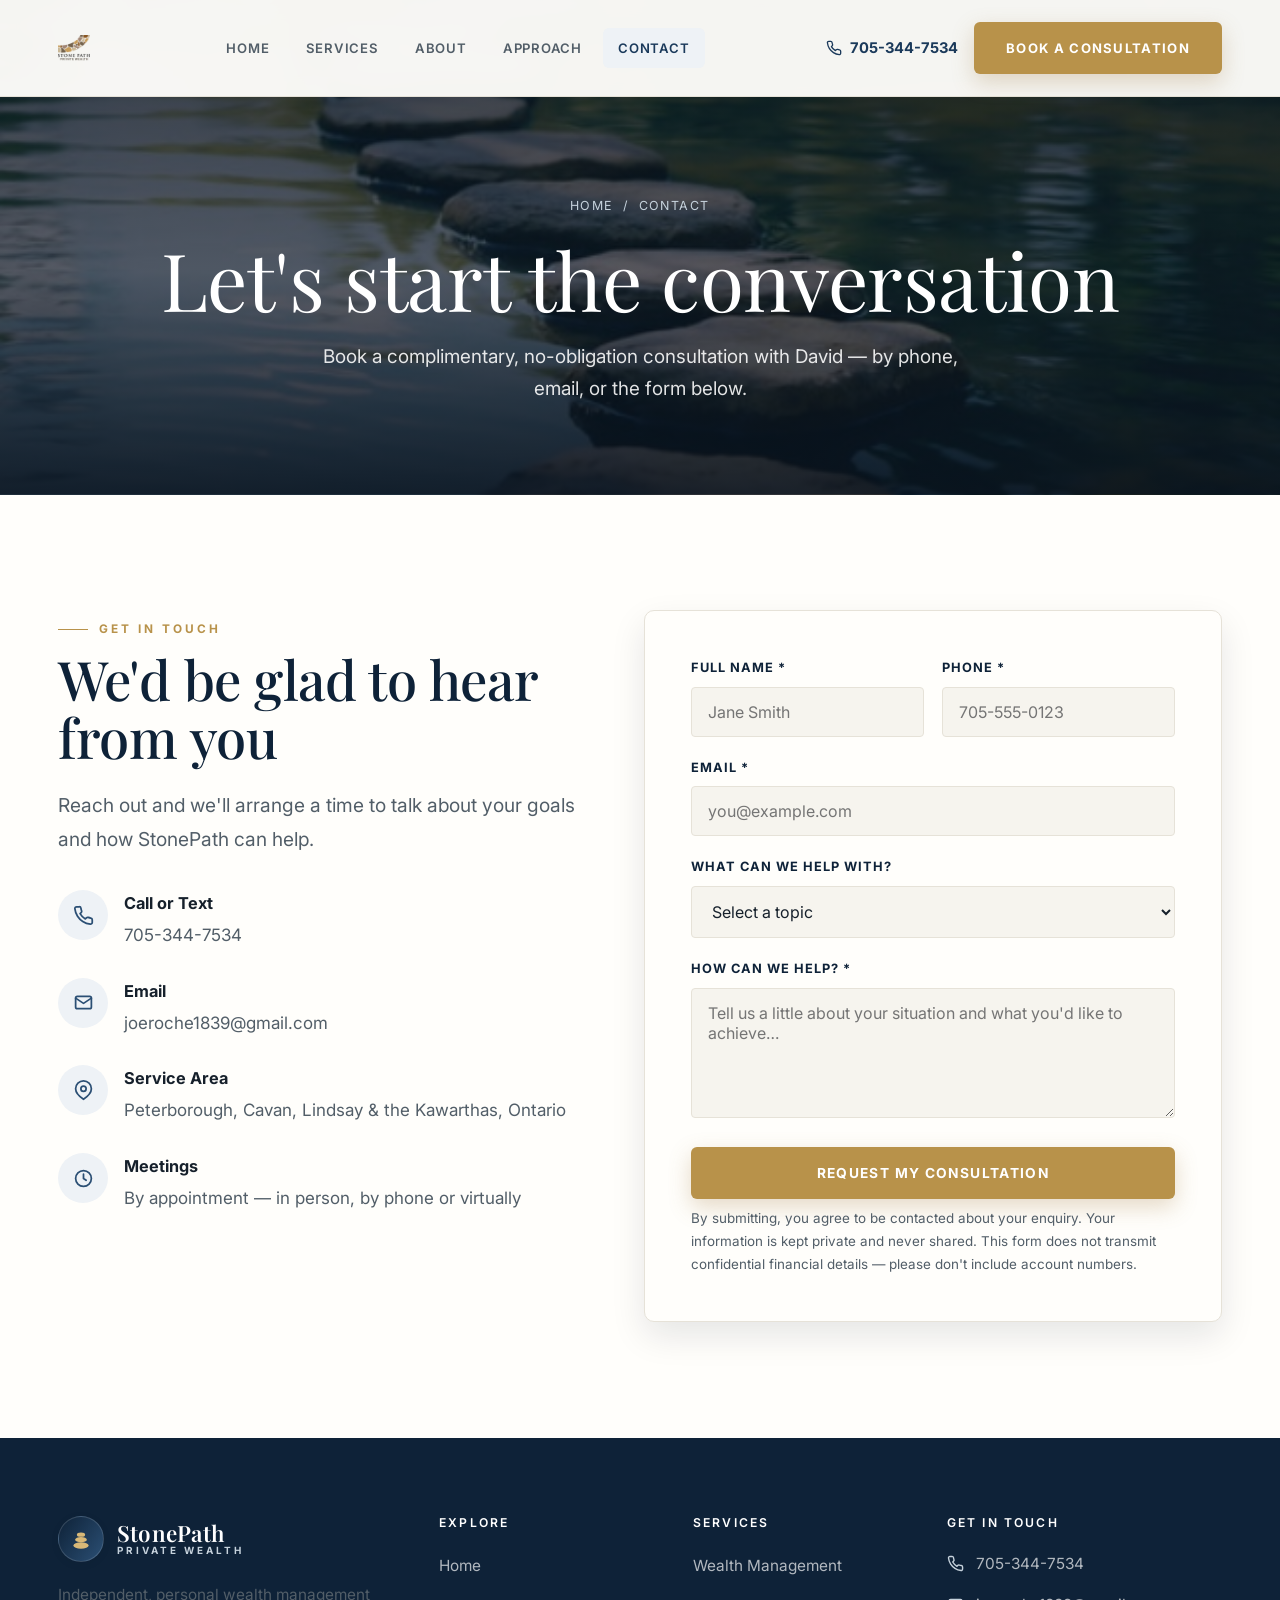
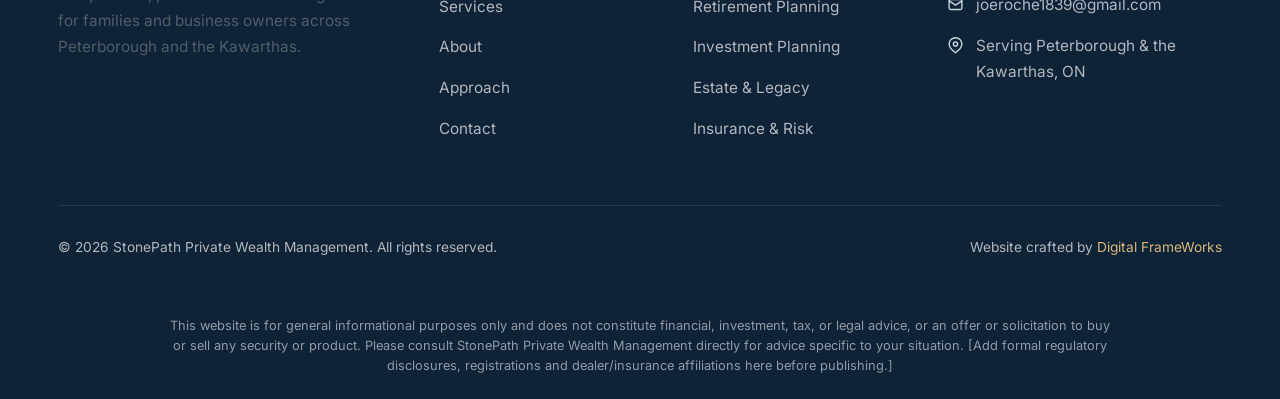
<file: contact.html>
<!DOCTYPE html>
<html lang="en">
<head>
  <meta charset="UTF-8" />
  <meta name="viewport" content="width=device-width, initial-scale=1.0" />
  <title>Contact | StonePath Private Wealth Management — Book a Consultation</title>
  <meta name="description" content="Book a complimentary, no-obligation consultation with StonePath Private Wealth Management. Call 705-344-7534, email joeroche1839@gmail.com, or send a message. Serving Peterborough & the Kawarthas." />
  <link rel="canonical" href="https://stonepathwealth.ca/contact.html" />
  <meta property="og:title" content="Contact StonePath Private Wealth Management" />
  <meta property="og:description" content="Book a complimentary consultation with advisor David Roche." />
  <link rel="icon" href="data:image/svg+xml,<svg xmlns='http://www.w3.org/2000/svg' viewBox='0 0 100 100'><rect width='100' height='100' rx='20' fill='%230e2238'/><g fill='%23d8b877'><ellipse cx='50' cy='71' rx='26' ry='10'/><ellipse cx='50' cy='51' rx='20' ry='8.5'/><ellipse cx='50' cy='34' rx='14' ry='7'/></g></svg>" />
  <link rel="preconnect" href="https://fonts.googleapis.com" />
  <link rel="preconnect" href="https://fonts.gstatic.com" crossorigin />
  <link href="https://fonts.googleapis.com/css2?family=Playfair+Display:ital,wght@0,500;0,600;0,700;1,500&family=Inter:wght@400;500;600;700&display=swap" rel="stylesheet" />
  <link rel="stylesheet" href="css/styles.css" />
</head>
<body>

  <header class="header">
    <div class="container nav">
      <a href="index.html" class="brand" aria-label="Stone Path Private Wealth home"><img class="brand-logo" src="images/logo.png" alt="Stone Path Private Wealth" /></a>
      <nav class="nav-links" aria-label="Primary">
        <a href="index.html">Home</a>
        <a href="services.html">Services</a>
        <a href="about.html">About</a>
        <a href="approach.html">Approach</a>
        <a href="contact.html" class="active">Contact</a>
      </nav>
      <div class="nav-actions">
        <a href="tel:+17053447534" class="nav-phone"><svg viewBox="0 0 24 24" fill="none" stroke="currentColor" stroke-width="2"><path d="M22 16.92v3a2 2 0 01-2.18 2 19.79 19.79 0 01-8.63-3.07 19.5 19.5 0 01-6-6 19.79 19.79 0 01-3.07-8.67A2 2 0 014.11 2h3a2 2 0 012 1.72c.13.96.36 1.9.7 2.81a2 2 0 01-.45 2.11L8.09 9.91a16 16 0 006 6l1.27-1.27a2 2 0 012.11-.45c.91.34 1.85.57 2.81.7A2 2 0 0122 16.92z" stroke-linecap="round" stroke-linejoin="round"/></svg>705-344-7534</a>
        <a href="contact.html" class="btn btn-primary">Book a Consultation</a>
        <button class="nav-toggle" aria-label="Toggle menu" aria-expanded="false"><span></span><span></span><span></span></button>
      </div>
    </div>
  </header>

  <section class="page-hero">
    <div class="container">
      <div class="crumb"><a href="index.html">Home</a> <span>/</span> <span>Contact</span></div>
      <h1>Let's start the conversation</h1>
      <p>Book a complimentary, no-obligation consultation with David — by phone, email, or the form below.</p>
    </div>
  </section>

  <section class="section">
    <div class="container contact-wrap">
      <div class="contact-info reveal">
        <span class="eyebrow">Get In Touch</span>
        <h2 style="margin:10px 0 22px;">We'd be glad to hear from you</h2>
        <p class="lead" style="margin-bottom:34px;">Reach out and we'll arrange a time to talk about your goals and how StonePath can help.</p>

        <div class="ci-item">
          <span class="ci-icon"><svg viewBox="0 0 24 24" fill="none" stroke="currentColor" stroke-width="2"><path d="M22 16.92v3a2 2 0 01-2.18 2 19.79 19.79 0 01-8.63-3.07 19.5 19.5 0 01-6-6 19.79 19.79 0 01-3.07-8.67A2 2 0 014.11 2h3a2 2 0 012 1.72c.13.96.36 1.9.7 2.81a2 2 0 01-.45 2.11L8.09 9.91a16 16 0 006 6l1.27-1.27a2 2 0 012.11-.45c.91.34 1.85.57 2.81.7A2 2 0 0122 16.92z" stroke-linecap="round" stroke-linejoin="round"/></svg></span>
          <div><b>Call or Text</b><a href="tel:+17053447534">705-344-7534</a></div>
        </div>
        <div class="ci-item">
          <span class="ci-icon"><svg viewBox="0 0 24 24" fill="none" stroke="currentColor" stroke-width="2"><rect x="3" y="5" width="18" height="14" rx="2"/><path d="M3 7l9 6 9-6" stroke-linecap="round" stroke-linejoin="round"/></svg></span>
          <div><b>Email</b><a href="mailto:joeroche1839@gmail.com">joeroche1839@gmail.com</a></div>
        </div>
        <div class="ci-item">
          <span class="ci-icon"><svg viewBox="0 0 24 24" fill="none" stroke="currentColor" stroke-width="2"><path d="M21 10c0 6-9 12-9 12s-9-6-9-12a9 9 0 0118 0z"/><circle cx="12" cy="10" r="3"/></svg></span>
          <div><b>Service Area</b><span>Peterborough, Cavan, Lindsay &amp; the Kawarthas, Ontario</span></div>
        </div>
        <div class="ci-item">
          <span class="ci-icon"><svg viewBox="0 0 24 24" fill="none" stroke="currentColor" stroke-width="2"><circle cx="12" cy="12" r="9"/><path d="M12 7v5l3 2" stroke-linecap="round" stroke-linejoin="round"/></svg></span>
          <div><b>Meetings</b><span>By appointment — in person, by phone or virtually</span></div>
        </div>
      </div>

      <div class="form-card reveal d1">
        <div class="form-success" role="status">
          <svg viewBox="0 0 24 24" fill="none" stroke="currentColor" stroke-width="2"><path d="M20 6L9 17l-5-5" stroke-linecap="round" stroke-linejoin="round"/></svg>
          <span>Thank you — your message has been received. David will be in touch shortly to arrange your consultation.</span>
        </div>
        <form id="quote-form" novalidate>
          <div class="form-row">
            <div class="field">
              <label for="name">Full Name *</label>
              <input type="text" id="name" name="name" required placeholder="Jane Smith" autocomplete="name" />
            </div>
            <div class="field">
              <label for="phone">Phone *</label>
              <input type="tel" id="phone" name="phone" required placeholder="705-555-0123" autocomplete="tel" />
            </div>
          </div>
          <div class="field">
            <label for="email">Email *</label>
            <input type="email" id="email" name="email" required placeholder="you@example.com" autocomplete="email" />
          </div>
          <div class="field">
            <label for="topic">What can we help with?</label>
            <select id="topic" name="topic">
              <option value="">Select a topic</option>
              <option>Wealth Management</option>
              <option>Retirement Planning</option>
              <option>Investment Planning</option>
              <option>Estate &amp; Legacy Planning</option>
              <option>Tax-Efficient Strategies</option>
              <option>Insurance &amp; Risk Protection</option>
              <option>Business Owner Planning</option>
              <option>General Enquiry</option>
            </select>
          </div>
          <div class="field">
            <label for="message">How can we help? *</label>
            <textarea id="message" name="message" required placeholder="Tell us a little about your situation and what you'd like to achieve…"></textarea>
          </div>
          <button type="submit" class="btn btn-primary btn-lg" style="width:100%; justify-content:center;">Request My Consultation</button>
          <p class="form-note">By submitting, you agree to be contacted about your enquiry. Your information is kept private and never shared. This form does not transmit confidential financial details — please don't include account numbers.</p>
        </form>
      </div>
    </div>
  </section>

  <footer class="footer">
    <div class="container">
      <div class="footer-grid">
        <div class="footer-about">
          <a href="index.html" class="brand"><span class="brand-mark" aria-hidden="true"><svg viewBox="0 0 24 24" fill="#d8b877"><ellipse cx="12" cy="18" rx="7" ry="3"/><ellipse cx="12" cy="12.6" rx="5.4" ry="2.5"/><ellipse cx="12" cy="8" rx="3.8" ry="2"/></svg></span><span class="brand-text"><span class="brand-name">StonePath</span><span class="brand-sub">Private Wealth</span></span></a>
          <p>Independent, personal wealth management for families and business owners across Peterborough and the Kawarthas.</p>
        </div>
        <div><h4>Explore</h4><ul class="footer-links"><li><a href="index.html">Home</a></li><li><a href="services.html">Services</a></li><li><a href="about.html">About</a></li><li><a href="approach.html">Approach</a></li><li><a href="contact.html">Contact</a></li></ul></div>
        <div><h4>Services</h4><ul class="footer-links"><li><a href="services.html#wealth">Wealth Management</a></li><li><a href="services.html#retirement">Retirement Planning</a></li><li><a href="services.html#investment">Investment Planning</a></li><li><a href="services.html#estate">Estate &amp; Legacy</a></li><li><a href="services.html#insurance">Insurance &amp; Risk</a></li></ul></div>
        <div><h4>Get In Touch</h4><ul class="footer-contact"><li><svg viewBox="0 0 24 24" fill="none" stroke="currentColor" stroke-width="2"><path d="M22 16.92v3a2 2 0 01-2.18 2 19.79 19.79 0 01-8.63-3.07 19.5 19.5 0 01-6-6 19.79 19.79 0 01-3.07-8.67A2 2 0 014.11 2h3a2 2 0 012 1.72c.13.96.36 1.9.7 2.81a2 2 0 01-.45 2.11L8.09 9.91a16 16 0 006 6l1.27-1.27a2 2 0 012.11-.45c.91.34 1.85.57 2.81.7A2 2 0 0122 16.92z" stroke-linecap="round" stroke-linejoin="round"/></svg><a href="tel:+17053447534">705-344-7534</a></li><li><svg viewBox="0 0 24 24" fill="none" stroke="currentColor" stroke-width="2"><rect x="3" y="5" width="18" height="14" rx="2"/><path d="M3 7l9 6 9-6" stroke-linecap="round" stroke-linejoin="round"/></svg><a href="mailto:joeroche1839@gmail.com">joeroche1839@gmail.com</a></li><li><svg viewBox="0 0 24 24" fill="none" stroke="currentColor" stroke-width="2"><path d="M21 10c0 6-9 12-9 12s-9-6-9-12a9 9 0 0118 0z"/><circle cx="12" cy="10" r="3"/></svg><span>Serving Peterborough &amp; the Kawarthas, ON</span></li></ul></div>
      </div>
      <div class="footer-bottom">
        <span>&copy; <span id="year">2026</span> StonePath Private Wealth Management. All rights reserved.</span>
        <span>Website crafted by <a href="#" style="color:var(--accent-soft)">Digital FrameWorks</a></span>
      </div>
    </div>
  </footer>

  <div class="disclaimer">
    <div class="container">
      This website is for general informational purposes only and does not constitute financial, investment, tax, or legal advice, or an offer or solicitation to buy or sell any security or product. Please consult StonePath Private Wealth Management directly for advice specific to your situation. [Add formal regulatory disclosures, registrations and dealer/insurance affiliations here before publishing.]
    </div>
  </div>

  <script src="js/main.js"></script>
</body>
</html>
</file>
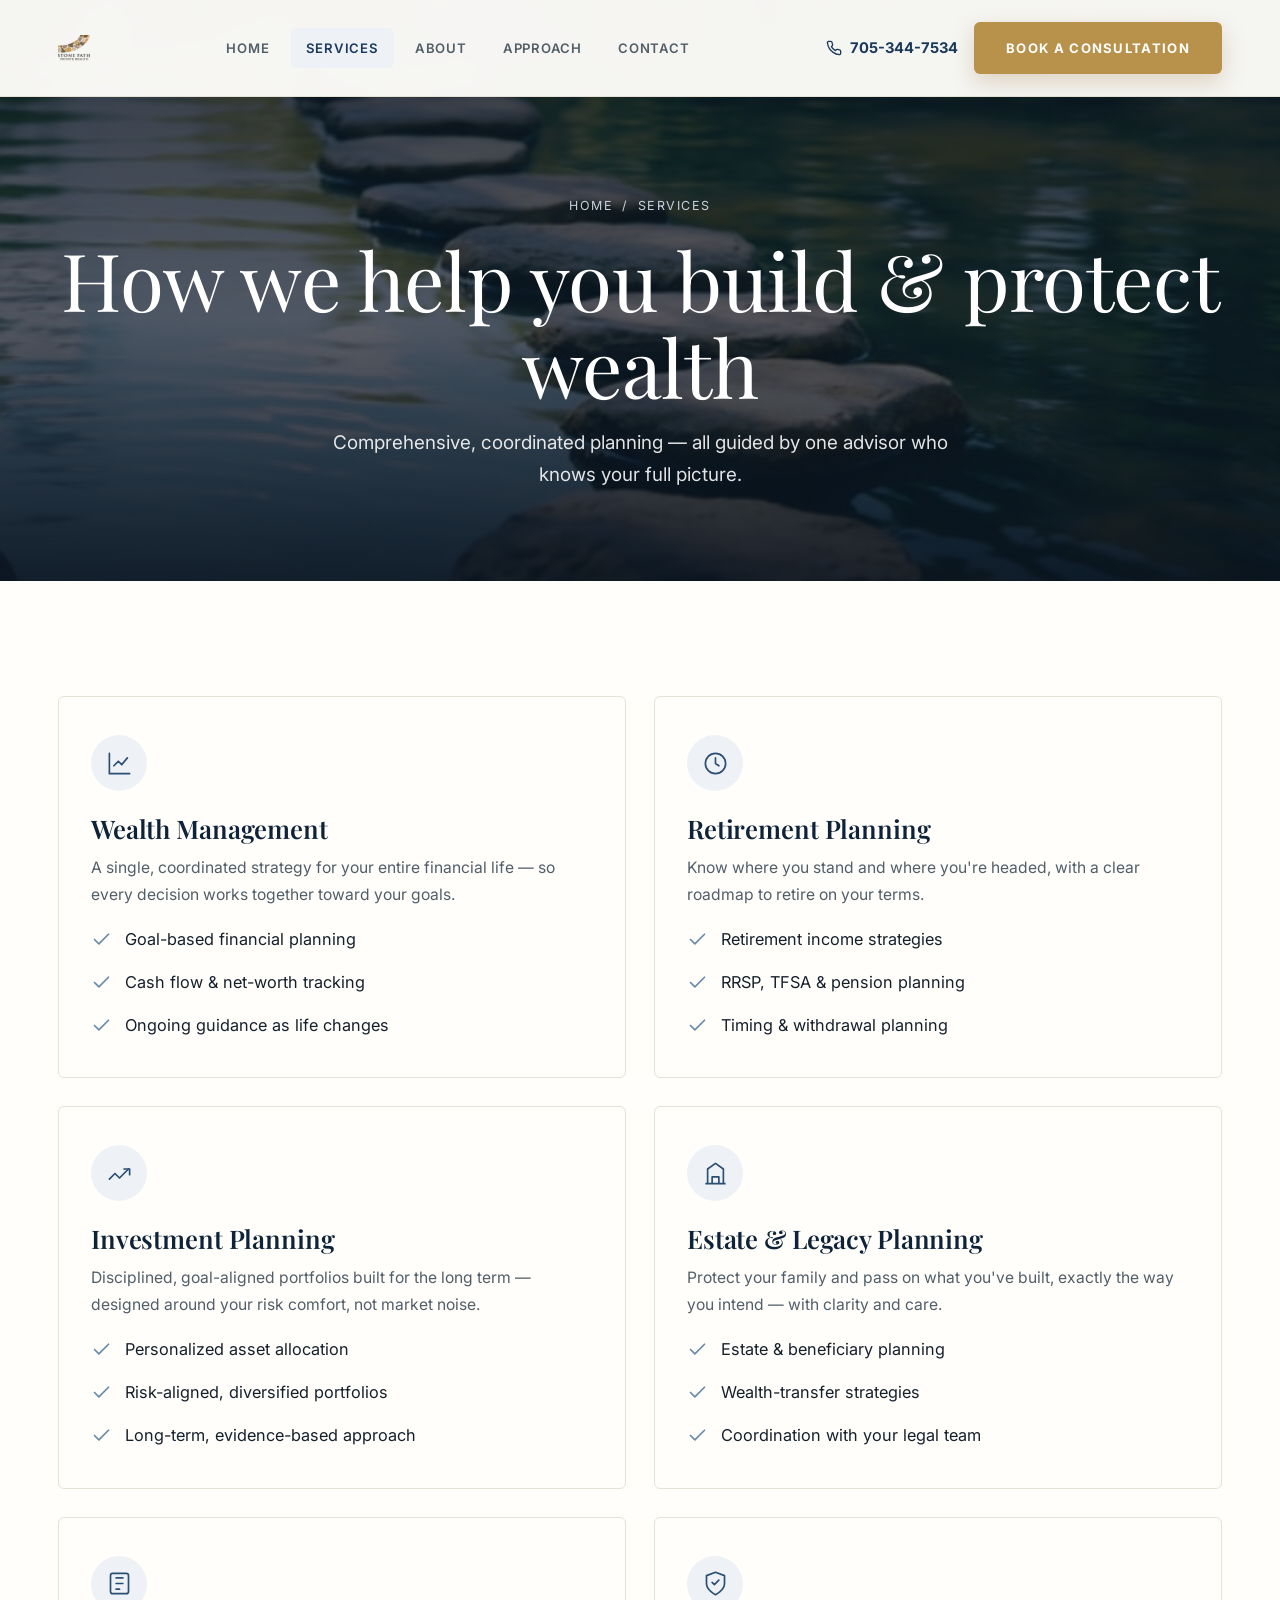
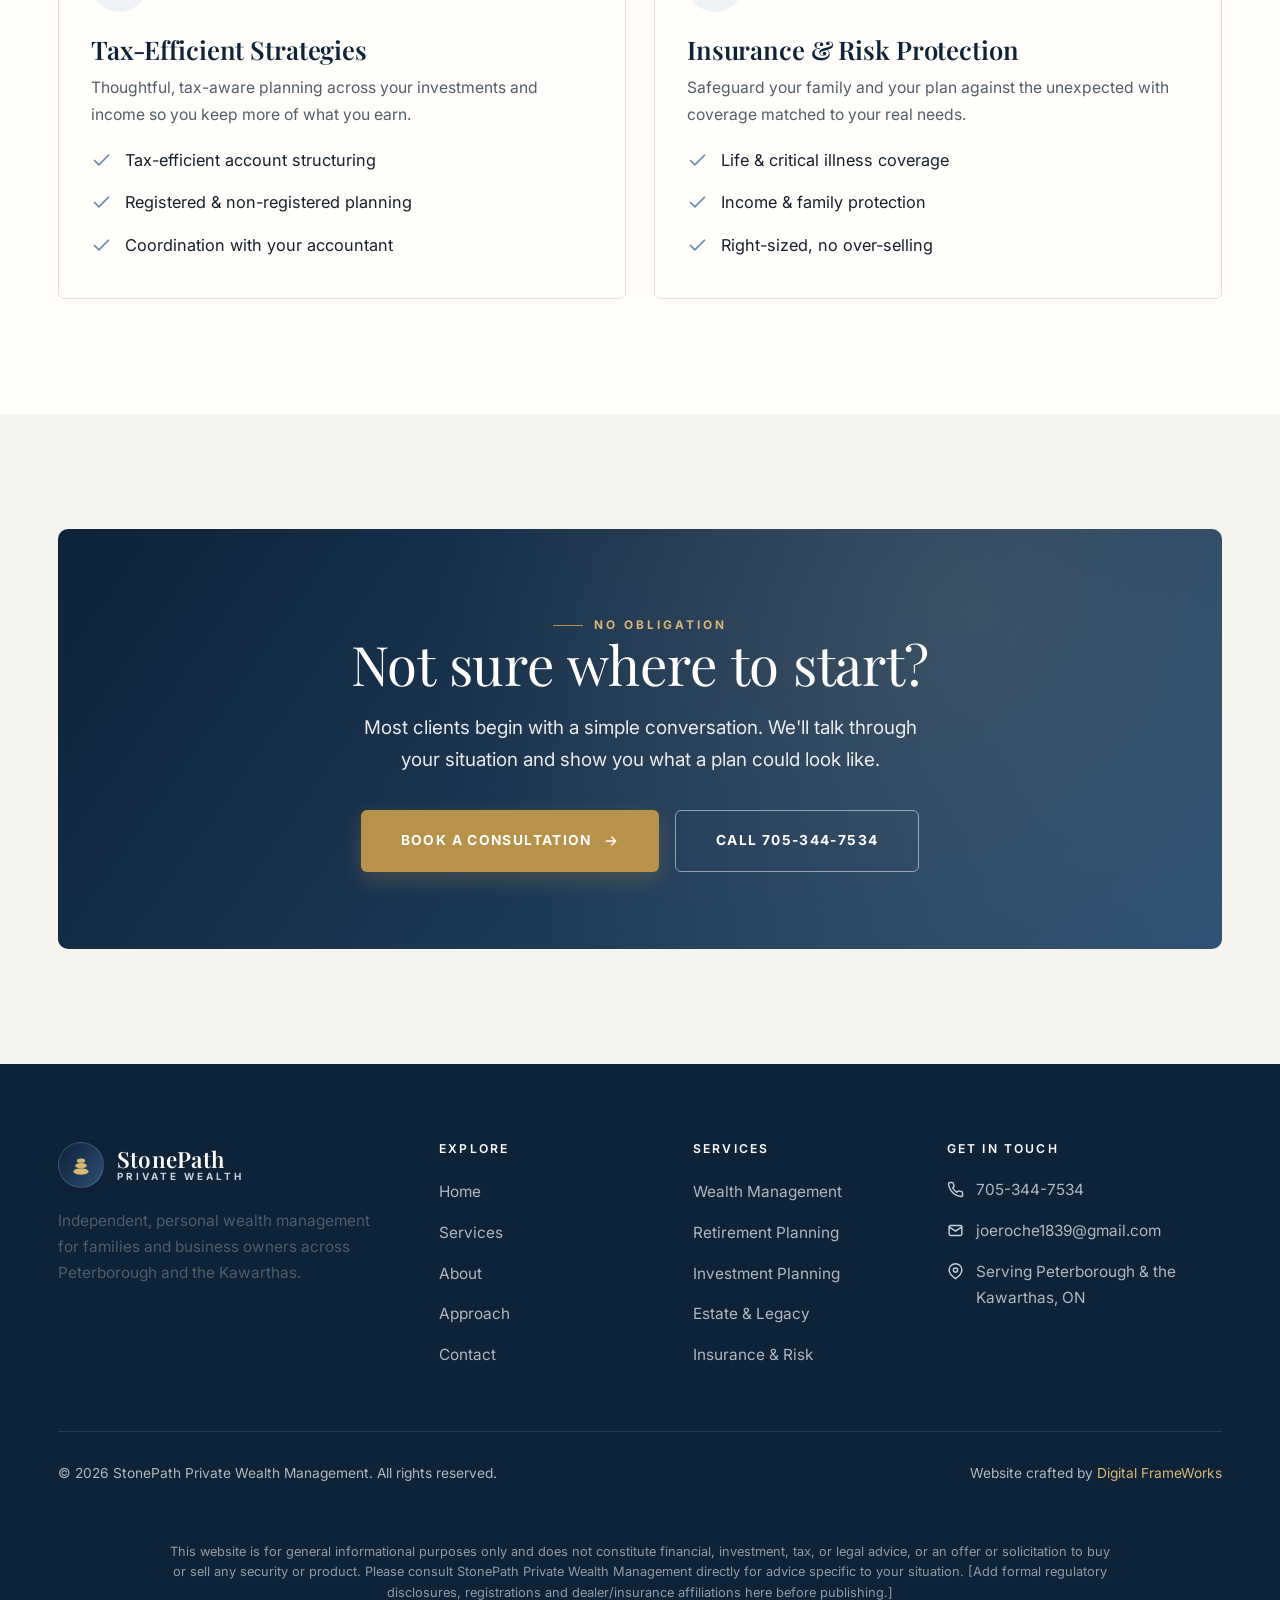
<file: services.html>
<!DOCTYPE html>
<html lang="en">
<head>
  <meta charset="UTF-8" />
  <meta name="viewport" content="width=device-width, initial-scale=1.0" />
  <title>Services | StonePath Private Wealth Management — Peterborough &amp; the Kawarthas</title>
  <meta name="description" content="Comprehensive financial services from StonePath Private Wealth Management: wealth management, retirement planning, investment planning, estate &amp; legacy planning, tax-efficient strategies and insurance — Peterborough &amp; the Kawarthas." />
  <link rel="canonical" href="https://stonepathwealth.ca/services.html" />
  <meta property="og:title" content="Services | StonePath Private Wealth Management" />
  <meta property="og:description" content="Wealth, retirement, investment, estate, tax and insurance planning — one trusted advisor." />
  <link rel="icon" href="data:image/svg+xml,<svg xmlns='http://www.w3.org/2000/svg' viewBox='0 0 100 100'><rect width='100' height='100' rx='20' fill='%230e2238'/><g fill='%23d8b877'><ellipse cx='50' cy='71' rx='26' ry='10'/><ellipse cx='50' cy='51' rx='20' ry='8.5'/><ellipse cx='50' cy='34' rx='14' ry='7'/></g></svg>" />
  <link rel="preconnect" href="https://fonts.googleapis.com" />
  <link rel="preconnect" href="https://fonts.gstatic.com" crossorigin />
  <link href="https://fonts.googleapis.com/css2?family=Playfair+Display:ital,wght@0,500;0,600;0,700;1,500&family=Inter:wght@400;500;600;700&display=swap" rel="stylesheet" />
  <link rel="stylesheet" href="css/styles.css" />
</head>
<body>

  <header class="header">
    <div class="container nav">
      <a href="index.html" class="brand" aria-label="Stone Path Private Wealth home"><img class="brand-logo" src="images/logo.png" alt="Stone Path Private Wealth" /></a>
      <nav class="nav-links" aria-label="Primary">
        <a href="index.html">Home</a>
        <a href="services.html" class="active">Services</a>
        <a href="about.html">About</a>
        <a href="approach.html">Approach</a>
        <a href="contact.html">Contact</a>
      </nav>
      <div class="nav-actions">
        <a href="tel:+17053447534" class="nav-phone"><svg viewBox="0 0 24 24" fill="none" stroke="currentColor" stroke-width="2"><path d="M22 16.92v3a2 2 0 01-2.18 2 19.79 19.79 0 01-8.63-3.07 19.5 19.5 0 01-6-6 19.79 19.79 0 01-3.07-8.67A2 2 0 014.11 2h3a2 2 0 012 1.72c.13.96.36 1.9.7 2.81a2 2 0 01-.45 2.11L8.09 9.91a16 16 0 006 6l1.27-1.27a2 2 0 012.11-.45c.91.34 1.85.57 2.81.7A2 2 0 0122 16.92z" stroke-linecap="round" stroke-linejoin="round"/></svg>705-344-7534</a>
        <a href="contact.html" class="btn btn-primary">Book a Consultation</a>
        <button class="nav-toggle" aria-label="Toggle menu" aria-expanded="false"><span></span><span></span><span></span></button>
      </div>
    </div>
  </header>

  <section class="page-hero">
    <div class="container">
      <div class="crumb"><a href="index.html">Home</a> <span>/</span> <span>Services</span></div>
      <h1>How we help you build &amp; protect wealth</h1>
      <p>Comprehensive, coordinated planning — all guided by one advisor who knows your full picture.</p>
    </div>
  </section>

  <section class="section">
    <div class="container">
      <div class="grid grid-2">

        <article class="svc-card reveal" id="wealth">
          <span class="svc-icon"><svg viewBox="0 0 24 24" fill="none" stroke="currentColor"><path d="M3 3v18h18" stroke-linecap="round" stroke-linejoin="round"/><path d="M7 14l4-4 3 3 5-6" stroke-linecap="round" stroke-linejoin="round"/></svg></span>
          <h3>Wealth Management</h3>
          <p>A single, coordinated strategy for your entire financial life — so every decision works together toward your goals.</p>
          <ul class="checklist" style="margin-top:18px;">
            <li><svg viewBox="0 0 24 24" fill="none" stroke="currentColor" stroke-width="2"><path d="M20 6L9 17l-5-5" stroke-linecap="round" stroke-linejoin="round"/></svg><span>Goal-based financial planning</span></li>
            <li><svg viewBox="0 0 24 24" fill="none" stroke="currentColor" stroke-width="2"><path d="M20 6L9 17l-5-5" stroke-linecap="round" stroke-linejoin="round"/></svg><span>Cash flow &amp; net-worth tracking</span></li>
            <li><svg viewBox="0 0 24 24" fill="none" stroke="currentColor" stroke-width="2"><path d="M20 6L9 17l-5-5" stroke-linecap="round" stroke-linejoin="round"/></svg><span>Ongoing guidance as life changes</span></li>
          </ul>
        </article>

        <article class="svc-card reveal d1" id="retirement">
          <span class="svc-icon"><svg viewBox="0 0 24 24" fill="none" stroke="currentColor"><circle cx="12" cy="12" r="9"/><path d="M12 7v5l3 2" stroke-linecap="round" stroke-linejoin="round"/></svg></span>
          <h3>Retirement Planning</h3>
          <p>Know where you stand and where you're headed, with a clear roadmap to retire on your terms.</p>
          <ul class="checklist" style="margin-top:18px;">
            <li><svg viewBox="0 0 24 24" fill="none" stroke="currentColor" stroke-width="2"><path d="M20 6L9 17l-5-5" stroke-linecap="round" stroke-linejoin="round"/></svg><span>Retirement income strategies</span></li>
            <li><svg viewBox="0 0 24 24" fill="none" stroke="currentColor" stroke-width="2"><path d="M20 6L9 17l-5-5" stroke-linecap="round" stroke-linejoin="round"/></svg><span>RRSP, TFSA &amp; pension planning</span></li>
            <li><svg viewBox="0 0 24 24" fill="none" stroke="currentColor" stroke-width="2"><path d="M20 6L9 17l-5-5" stroke-linecap="round" stroke-linejoin="round"/></svg><span>Timing &amp; withdrawal planning</span></li>
          </ul>
        </article>

        <article class="svc-card reveal" id="investment">
          <span class="svc-icon"><svg viewBox="0 0 24 24" fill="none" stroke="currentColor"><path d="M3 17l5-5 4 4 8-8" stroke-linecap="round" stroke-linejoin="round"/><path d="M21 8v5M21 8h-5" stroke-linecap="round" stroke-linejoin="round"/></svg></span>
          <h3>Investment Planning</h3>
          <p>Disciplined, goal-aligned portfolios built for the long term — designed around your risk comfort, not market noise.</p>
          <ul class="checklist" style="margin-top:18px;">
            <li><svg viewBox="0 0 24 24" fill="none" stroke="currentColor" stroke-width="2"><path d="M20 6L9 17l-5-5" stroke-linecap="round" stroke-linejoin="round"/></svg><span>Personalized asset allocation</span></li>
            <li><svg viewBox="0 0 24 24" fill="none" stroke="currentColor" stroke-width="2"><path d="M20 6L9 17l-5-5" stroke-linecap="round" stroke-linejoin="round"/></svg><span>Risk-aligned, diversified portfolios</span></li>
            <li><svg viewBox="0 0 24 24" fill="none" stroke="currentColor" stroke-width="2"><path d="M20 6L9 17l-5-5" stroke-linecap="round" stroke-linejoin="round"/></svg><span>Long-term, evidence-based approach</span></li>
          </ul>
        </article>

        <article class="svc-card reveal d1" id="estate">
          <span class="svc-icon"><svg viewBox="0 0 24 24" fill="none" stroke="currentColor"><path d="M3 21h18M5 21V8l7-5 7 5v13" stroke-linejoin="round"/><path d="M9 21v-6h6v6" stroke-linejoin="round"/></svg></span>
          <h3>Estate &amp; Legacy Planning</h3>
          <p>Protect your family and pass on what you've built, exactly the way you intend — with clarity and care.</p>
          <ul class="checklist" style="margin-top:18px;">
            <li><svg viewBox="0 0 24 24" fill="none" stroke="currentColor" stroke-width="2"><path d="M20 6L9 17l-5-5" stroke-linecap="round" stroke-linejoin="round"/></svg><span>Estate &amp; beneficiary planning</span></li>
            <li><svg viewBox="0 0 24 24" fill="none" stroke="currentColor" stroke-width="2"><path d="M20 6L9 17l-5-5" stroke-linecap="round" stroke-linejoin="round"/></svg><span>Wealth-transfer strategies</span></li>
            <li><svg viewBox="0 0 24 24" fill="none" stroke="currentColor" stroke-width="2"><path d="M20 6L9 17l-5-5" stroke-linecap="round" stroke-linejoin="round"/></svg><span>Coordination with your legal team</span></li>
          </ul>
        </article>

        <article class="svc-card reveal" id="tax">
          <span class="svc-icon"><svg viewBox="0 0 24 24" fill="none" stroke="currentColor"><path d="M9 7h6M9 12h6M9 17h3" stroke-linecap="round"/><rect x="4" y="3" width="16" height="18" rx="2"/></svg></span>
          <h3>Tax-Efficient Strategies</h3>
          <p>Thoughtful, tax-aware planning across your investments and income so you keep more of what you earn.</p>
          <ul class="checklist" style="margin-top:18px;">
            <li><svg viewBox="0 0 24 24" fill="none" stroke="currentColor" stroke-width="2"><path d="M20 6L9 17l-5-5" stroke-linecap="round" stroke-linejoin="round"/></svg><span>Tax-efficient account structuring</span></li>
            <li><svg viewBox="0 0 24 24" fill="none" stroke="currentColor" stroke-width="2"><path d="M20 6L9 17l-5-5" stroke-linecap="round" stroke-linejoin="round"/></svg><span>Registered &amp; non-registered planning</span></li>
            <li><svg viewBox="0 0 24 24" fill="none" stroke="currentColor" stroke-width="2"><path d="M20 6L9 17l-5-5" stroke-linecap="round" stroke-linejoin="round"/></svg><span>Coordination with your accountant</span></li>
          </ul>
        </article>

        <article class="svc-card reveal d1" id="insurance">
          <span class="svc-icon"><svg viewBox="0 0 24 24" fill="none" stroke="currentColor"><path d="M12 22s8-4 8-10V5l-8-3-8 3v7c0 6 8 10 8 10z" stroke-linejoin="round"/><path d="M9 11l2 2 4-4" stroke-linecap="round" stroke-linejoin="round"/></svg></span>
          <h3>Insurance &amp; Risk Protection</h3>
          <p>Safeguard your family and your plan against the unexpected with coverage matched to your real needs.</p>
          <ul class="checklist" style="margin-top:18px;">
            <li><svg viewBox="0 0 24 24" fill="none" stroke="currentColor" stroke-width="2"><path d="M20 6L9 17l-5-5" stroke-linecap="round" stroke-linejoin="round"/></svg><span>Life &amp; critical illness coverage</span></li>
            <li><svg viewBox="0 0 24 24" fill="none" stroke="currentColor" stroke-width="2"><path d="M20 6L9 17l-5-5" stroke-linecap="round" stroke-linejoin="round"/></svg><span>Income &amp; family protection</span></li>
            <li><svg viewBox="0 0 24 24" fill="none" stroke="currentColor" stroke-width="2"><path d="M20 6L9 17l-5-5" stroke-linecap="round" stroke-linejoin="round"/></svg><span>Right-sized, no over-selling</span></li>
          </ul>
        </article>

      </div>
    </div>
  </section>

  <section class="section bg-cloud">
    <div class="container">
      <div class="cta-band reveal">
        <span class="eyebrow center" style="color:var(--accent-soft)">No Obligation</span>
        <h2>Not sure where to start?</h2>
        <p>Most clients begin with a simple conversation. We'll talk through your situation and show you what a plan could look like.</p>
        <div class="cta-actions">
          <a href="contact.html" class="btn btn-primary btn-lg">Book a Consultation <svg viewBox="0 0 24 24" fill="none" stroke="currentColor" stroke-width="2"><path d="M5 12h14M13 6l6 6-6 6" stroke-linecap="round" stroke-linejoin="round"/></svg></a>
          <a href="tel:+17053447534" class="btn btn-ghost btn-lg">Call 705-344-7534</a>
        </div>
      </div>
    </div>
  </section>

  <footer class="footer">
    <div class="container">
      <div class="footer-grid">
        <div class="footer-about">
          <a href="index.html" class="brand"><span class="brand-mark" aria-hidden="true"><svg viewBox="0 0 24 24" fill="#d8b877"><ellipse cx="12" cy="18" rx="7" ry="3"/><ellipse cx="12" cy="12.6" rx="5.4" ry="2.5"/><ellipse cx="12" cy="8" rx="3.8" ry="2"/></svg></span><span class="brand-text"><span class="brand-name">StonePath</span><span class="brand-sub">Private Wealth</span></span></a>
          <p>Independent, personal wealth management for families and business owners across Peterborough and the Kawarthas.</p>
        </div>
        <div><h4>Explore</h4><ul class="footer-links"><li><a href="index.html">Home</a></li><li><a href="services.html">Services</a></li><li><a href="about.html">About</a></li><li><a href="approach.html">Approach</a></li><li><a href="contact.html">Contact</a></li></ul></div>
        <div><h4>Services</h4><ul class="footer-links"><li><a href="services.html#wealth">Wealth Management</a></li><li><a href="services.html#retirement">Retirement Planning</a></li><li><a href="services.html#investment">Investment Planning</a></li><li><a href="services.html#estate">Estate &amp; Legacy</a></li><li><a href="services.html#insurance">Insurance &amp; Risk</a></li></ul></div>
        <div><h4>Get In Touch</h4><ul class="footer-contact"><li><svg viewBox="0 0 24 24" fill="none" stroke="currentColor" stroke-width="2"><path d="M22 16.92v3a2 2 0 01-2.18 2 19.79 19.79 0 01-8.63-3.07 19.5 19.5 0 01-6-6 19.79 19.79 0 01-3.07-8.67A2 2 0 014.11 2h3a2 2 0 012 1.72c.13.96.36 1.9.7 2.81a2 2 0 01-.45 2.11L8.09 9.91a16 16 0 006 6l1.27-1.27a2 2 0 012.11-.45c.91.34 1.85.57 2.81.7A2 2 0 0122 16.92z" stroke-linecap="round" stroke-linejoin="round"/></svg><a href="tel:+17053447534">705-344-7534</a></li><li><svg viewBox="0 0 24 24" fill="none" stroke="currentColor" stroke-width="2"><rect x="3" y="5" width="18" height="14" rx="2"/><path d="M3 7l9 6 9-6" stroke-linecap="round" stroke-linejoin="round"/></svg><a href="mailto:joeroche1839@gmail.com">joeroche1839@gmail.com</a></li><li><svg viewBox="0 0 24 24" fill="none" stroke="currentColor" stroke-width="2"><path d="M21 10c0 6-9 12-9 12s-9-6-9-12a9 9 0 0118 0z"/><circle cx="12" cy="10" r="3"/></svg><span>Serving Peterborough &amp; the Kawarthas, ON</span></li></ul></div>
      </div>
      <div class="footer-bottom">
        <span>&copy; <span id="year">2026</span> StonePath Private Wealth Management. All rights reserved.</span>
        <span>Website crafted by <a href="#" style="color:var(--accent-soft)">Digital FrameWorks</a></span>
      </div>
    </div>
  </footer>

  <div class="disclaimer">
    <div class="container">
      This website is for general informational purposes only and does not constitute financial, investment, tax, or legal advice, or an offer or solicitation to buy or sell any security or product. Please consult StonePath Private Wealth Management directly for advice specific to your situation. [Add formal regulatory disclosures, registrations and dealer/insurance affiliations here before publishing.]
    </div>
  </div>

  <script src="js/main.js"></script>
</body>
</html>
</file>
<file: css/styles.css>
/* =========================================================
   Client Website Builder — Design System (Digital FrameWorks)

   >>> RETHEME PER CLIENT <<<
   This stylesheet is industry-agnostic. To give each client a distinct
   identity, edit ONLY the :root block below — the palette, fonts, radii —
   and the Google Fonts <link> in each page's <head>. Everything downstream
   (components, layout, responsive) inherits from these tokens.

   Theme tokens:
     --brand / --brand-deep / --brand-mid / --brand-light : primary color ramp
     --muted / --muted-soft / --tint                      : supporting neutrals
     --accent / --accent-soft                             : highlight (buttons, eyebrows)
     --ink / --slate / --cloud / --paper / --line         : text + surfaces
     --radius*                                            : 4px = architectural, 16px+ = friendly
     --font-display / --font-body                         : pairing that fits the brand

   The defaults below are a neutral, premium slate/teal. Replace them.
   ========================================================= */

:root {
  /* ---- PALETTE — StonePath: private-wealth navy, gold & warm stone ---- */
  --brand:       #1b3a5b;   /* StonePath navy                 */
  --brand-deep:  #0e2238;   /* midnight — hero, footer        */
  --brand-mid:   #2b4f74;   /* mid navy — gradients           */
  --brand-light: #6a8bac;   /* lighter navy                   */
  --muted:       #97a3ad;   /* muted supporting tone          */
  --muted-soft:  #c6d2dc;   /* soft supporting tone           */
  --tint:        #eef2f6;   /* lightest navy tint — icon bg   */
  --accent:      #b8924a;   /* refined gold — buttons, eyebrows */
  --accent-soft: #d8b877;   /* soft gold — on dark bg         */

  /* ---- NEUTRALS / SURFACES ---- */
  --ink:    #16202b;        /* headings / strong text */
  --slate:  #525e68;        /* body text              */
  --cloud:  #f6f4ee;        /* warm stone section bg   */
  --paper:  #fffefb;        /* page background / cards */
  --line:   #e6e2d8;        /* hairline borders        */

  /* ---- DERIVED ---- */
  --grad-hero: linear-gradient(180deg, rgba(10,24,40,.72) 0%, rgba(12,28,46,.6) 40%, rgba(8,20,34,.9) 100%);
  --grad-cta:  linear-gradient(125deg, var(--brand-deep) 0%, var(--brand-mid) 100%);

  --shadow-sm: 0 2px 10px rgba(10,24,40,.06);
  --shadow-md: 0 14px 34px rgba(10,24,40,.10);
  --shadow-lg: 0 30px 70px rgba(10,24,40,.16);

  --radius:    6px;
  --radius-sm: 4px;
  --radius-lg: 10px;

  --maxw: 1220px;
  --ease: cubic-bezier(.22,.61,.36,1);

  /* ---- TYPE — Playfair Display (luxury serif) + Inter ---- */
  --font-display: "Playfair Display", Georgia, "Times New Roman", serif;
  --font-body: "Inter", -apple-system, BlinkMacSystemFont, "Segoe UI", Roboto, sans-serif;
}

/* ============================================================
   StonePath photo-light overrides (no stock imagery)
   Premium look driven by deep navy, gold and a "stone path" motif.
   ============================================================ */
.hero {
  background-color: var(--brand-deep);
  /* Stepping-stones photo with a deep navy wash so the headline floats cleanly on top.
     The gradient keeps text readable; the photo provides the "stone path" imagery. */
  background-image:
    radial-gradient(130% 95% at 50% 40%, rgba(8,18,30,.32) 0%, rgba(8,18,30,.74) 100%),
    linear-gradient(180deg, rgba(8,20,34,.74) 0%, rgba(10,24,40,.5) 45%, rgba(8,18,30,.9) 100%),
    url("../images/hero.jpg");
  background-size: cover;
  background-position: center;
}
/* keeps the lower edge anchored into the navy so the scroll cue + content read clearly */
.hero::after {
  content: ""; position: absolute; inset: auto 0 0 0; height: 160px; pointer-events: none;
  background: linear-gradient(transparent, var(--brand-deep));
}
.page-hero {
  background-color: var(--brand-deep);
  /* Same stepping-stones photo as the home hero, with a stronger navy wash
     (these headers are shorter, so we darken a touch more for crisp text). */
  background-image:
    linear-gradient(180deg, rgba(8,20,34,.82) 0%, rgba(10,24,40,.66) 55%, rgba(8,18,30,.92) 100%),
    url("../images/hero.jpg");
  background-size: cover;
  background-position: center;
}

/* Advisor card / monogram (stands in for a headshot until one is provided) */
.advisor { display:flex; gap:26px; align-items:center; flex-wrap:wrap; }
.monogram {
  width: 132px; height: 132px; border-radius: 50%; flex-shrink: 0;
  display: grid; place-items: center; color: var(--accent-soft);
  font-family: var(--font-display); font-size: 2.8rem; font-weight: 600;
  background: var(--grad-cta); border: 1px solid rgba(216,184,119,.4); box-shadow: var(--shadow-md);
}

/* Stat / quote panel used where a photo would otherwise sit (about split) */
.panel {
  background: var(--grad-cta); color:#fff; border-radius: var(--radius-lg);
  padding: clamp(34px,5vw,54px); box-shadow: var(--shadow-lg); position: relative; overflow: hidden;
  border-top: 3px solid var(--accent);
}
.panel::after { content:""; position:absolute; inset:0; background: radial-gradient(circle at 85% 15%, rgba(216,184,119,.16), transparent 55%); }
.panel > * { position: relative; z-index: 1; }
.panel .pq { font-family: var(--font-display); font-size: clamp(1.5rem,2.6vw,2.1rem); line-height:1.3; font-style: italic; color:#fff; }
.panel .pby { margin-top: 18px; color: var(--accent-soft); font-weight: 600; letter-spacing: .04em; }
.panel .pstats { display:grid; grid-template-columns: repeat(3,1fr); gap: 20px; margin-top: 34px; padding-top: 28px; border-top: 1px solid rgba(255,255,255,.16); }
.panel .pstats .n { font-family: var(--font-display); font-size: 2rem; color:#fff; line-height:1; }
.panel .pstats .l { font-size: .8rem; color: rgba(255,255,255,.72); margin-top:6px; }

/* Compliance disclaimer */
.disclaimer { background: var(--brand-deep); color: rgba(255,255,255,.55); font-size: .8rem; line-height:1.6; padding: 22px 0; }
.disclaimer .container { max-width: 1000px; text-align: center; }

/* Solid premium header so the logo's dark wordmark always reads (on any page/hero) */
.header { background: rgba(255,254,251,.96); box-shadow: 0 1px 0 var(--line); backdrop-filter: blur(10px); padding: 11px 0; }
.header.scrolled { box-shadow: var(--shadow-sm); padding: 8px 0; }
.brand-logo { height: 27px; width: auto; display: block; }
.header .nav-links a { color: var(--slate); }
.header .nav-links a:hover, .header .nav-links a.active { background: var(--tint); color: var(--brand); }
.header .nav-phone { color: var(--brand); }
.header .nav-toggle { background: var(--tint); }
.header .nav-toggle span { background: var(--brand); }
@media (max-width: 860px) { .brand-logo { height: 23px; } }

/* Advisor headshot inside the navy panel */
.advisor-photo {
  width: 118px; height: 152px; object-fit: cover; object-position: center top;
  border-radius: var(--radius); border: 1px solid rgba(216,184,119,.45);
  box-shadow: var(--shadow-md); flex-shrink: 0;
}

*, *::before, *::after { box-sizing: border-box; margin: 0; padding: 0; }
html { scroll-behavior: smooth; -webkit-text-size-adjust: 100%; }
body {
  font-family: var(--font-body);
  color: var(--ink);
  background: var(--paper);
  line-height: 1.7;
  font-size: 17px;
  overflow-x: hidden;
  -webkit-font-smoothing: antialiased;
}
img { max-width: 100%; display: block; }
a { color: inherit; text-decoration: none; }
ul { list-style: none; }
button { font-family: inherit; cursor: pointer; border: none; background: none; }

/* ---------- Typography ---------- */
h1, h2, h3, h4 { font-family: var(--font-display); font-weight: 600; line-height: 1.08; color: var(--brand-deep); letter-spacing: -.005em; }
h1 { font-size: clamp(2.8rem, 6.5vw, 5rem); font-weight: 500; }
h2 { font-size: clamp(2.1rem, 4.4vw, 3.4rem); font-weight: 500; }
h3 { font-size: clamp(1.4rem, 2vw, 1.75rem); }
p  { color: var(--slate); }
.eyebrow {
  display: inline-flex; align-items: center; gap: .7rem;
  font-family: var(--font-body); font-weight: 700; font-size: .74rem;
  letter-spacing: .25em; text-transform: uppercase; color: var(--accent);
}
.eyebrow::before { content: ""; width: 30px; height: 1px; background: var(--accent); display: inline-block; }
.eyebrow.center { justify-content: center; }

/* ---------- Layout ---------- */
.container { width: 100%; max-width: var(--maxw); margin: 0 auto; padding: 0 28px; }
.section { padding: clamp(68px, 9vw, 138px) 0; }
.section.tight { padding: clamp(48px, 6vw, 84px) 0; }
.bg-cloud { background: var(--cloud); }
.bg-brand { background: var(--brand); color: #fff; }
.section-head { max-width: 660px; margin-bottom: 60px; }
.section-head.center { margin-left: auto; margin-right: auto; text-align: center; }
.section-head p { margin-top: 18px; font-size: 1.1rem; }
.lead { font-size: 1.2rem; color: var(--slate); line-height: 1.75; }

/* ---------- Buttons ---------- */
.btn {
  display: inline-flex; align-items: center; gap: .7rem;
  padding: 15px 32px; border-radius: var(--radius); font-weight: 700; font-size: .82rem;
  letter-spacing: .1em; text-transform: uppercase;
  transition: transform .25s var(--ease), box-shadow .25s var(--ease), background .25s var(--ease), color .25s var(--ease);
  cursor: pointer; white-space: nowrap;
}
.btn svg { width: 16px; height: 16px; transition: transform .25s var(--ease); }
.btn-primary { background: var(--accent); color: #fff; box-shadow: 0 8px 22px rgba(168,133,79,.30); }
.btn-primary:hover { background: #936f3c; transform: translateY(-3px); box-shadow: 0 14px 30px rgba(168,133,79,.4); }
.btn-primary:hover svg { transform: translateX(4px); }
.btn-dark { background: var(--brand); color: #fff; }
.btn-dark:hover { background: var(--brand-deep); transform: translateY(-3px); box-shadow: var(--shadow-md); }
.btn-ghost { background: transparent; color: #fff; border: 1px solid rgba(255,255,255,.5); }
.btn-ghost:hover { background: rgba(255,255,255,.12); transform: translateY(-3px); }
.btn-outline { background: transparent; color: var(--brand); border: 1px solid var(--muted); }
.btn-outline:hover { background: var(--brand); color: #fff; border-color: var(--brand); transform: translateY(-3px); }
.btn-lg { padding: 18px 40px; font-size: .86rem; }

/* ---------- Header / Nav ---------- */
.header {
  position: fixed; top: 0; left: 0; right: 0; z-index: 100;
  transition: background .35s var(--ease), box-shadow .35s var(--ease), padding .35s var(--ease);
  padding: 22px 0;
}
.header.scrolled { background: rgba(255,253,248,.97); box-shadow: var(--shadow-sm); backdrop-filter: blur(10px); padding: 12px 0; }
.nav { display: flex; align-items: center; justify-content: space-between; gap: 24px; }
.brand { display: flex; align-items: center; gap: 13px; }
.brand-mark {
  width: 46px; height: 46px; border-radius: 50%; display: grid; place-items: center;
  background: var(--grad-cta); box-shadow: var(--shadow-sm); flex-shrink: 0; border: 1px solid rgba(255,255,255,.15);
}
.brand-mark svg { width: 26px; height: 26px; }
.brand-text { display: flex; flex-direction: column; line-height: 1.02; }
.brand-name { font-family: var(--font-display); font-weight: 600; font-size: 1.4rem; color: #fff; transition: color .35s var(--ease); letter-spacing: .01em; }
.brand-sub { font-size: .62rem; letter-spacing: .3em; text-transform: uppercase; color: var(--muted-soft); transition: color .35s var(--ease); font-weight: 700; }
.header.scrolled .brand-name { color: var(--brand-deep); }
.header.scrolled .brand-sub { color: var(--accent); }

.nav-links { display: flex; align-items: center; gap: 6px; }
.nav-links a {
  padding: 9px 15px; border-radius: var(--radius); font-weight: 600; font-size: .82rem; letter-spacing: .06em; text-transform: uppercase; color: rgba(255,255,255,.9);
  transition: color .2s, background .2s;
}
.nav-links a:hover, .nav-links a.active { color: #fff; background: rgba(255,255,255,.12); }
.header.scrolled .nav-links a { color: var(--slate); }
.header.scrolled .nav-links a:hover, .header.scrolled .nav-links a.active { background: var(--tint); color: var(--brand); }
.nav-actions { display: flex; align-items: center; gap: 16px; }
.nav-phone { display: flex; align-items: center; gap: 8px; font-weight: 700; color: #fff; font-size: .92rem; transition: color .35s var(--ease); }
.nav-phone svg { width: 16px; height: 16px; }
.header.scrolled .nav-phone { color: var(--brand); }

.nav-toggle { display: none; width: 46px; height: 46px; border-radius: var(--radius); flex-direction: column; gap: 5px; align-items: center; justify-content: center; background: rgba(255,255,255,.14); }
.nav-toggle span { width: 22px; height: 1.5px; background: #fff; transition: transform .3s var(--ease), opacity .3s; }
.header.scrolled .nav-toggle { background: var(--tint); }
.header.scrolled .nav-toggle span { background: var(--brand); }

/* ---------- Hero ---------- */
.hero {
  position: relative; min-height: 100vh; display: flex; align-items: center;
  background-color: var(--brand-deep);
  /* background-image is set in the StonePath photo-light overrides above */
  background-size: cover; background-position: center; color: #fff;
  padding: 160px 0 90px; text-align: center;
}
.hero-inner { max-width: 880px; margin: 0 auto; }
.hero h1 { color: #fff; margin: 24px 0; font-weight: 400; }
.hero h1 em { font-style: italic; color: var(--accent-soft); }
.hero p { color: rgba(255,255,255,.9); font-size: 1.25rem; max-width: 600px; margin: 0 auto; }
.hero .eyebrow { color: var(--muted-soft); }
.hero .eyebrow::before { background: var(--accent-soft); }
.hero-actions { display: flex; gap: 16px; margin-top: 38px; flex-wrap: wrap; justify-content: center; }
.hero-trust { display: flex; gap: 40px; margin-top: 56px; flex-wrap: wrap; justify-content: center; }
.hero-trust .ht { display: flex; align-items: center; gap: 11px; }
.hero-trust .ht svg { width: 24px; height: 24px; color: var(--muted-soft); flex-shrink: 0; }
.hero-trust .ht b { display: block; font-size: 1rem; color: #fff; font-weight: 700; }
.hero-trust .ht span { font-size: .82rem; color: rgba(255,255,255,.72); }
.scroll-cue {
  position: absolute; bottom: 30px; left: 50%; transform: translateX(-50%);
  display: flex; flex-direction: column; align-items: center; gap: 8px; color: rgba(255,255,255,.6); font-size: .68rem; letter-spacing: .25em; text-transform: uppercase;
}
.scroll-cue .mouse { width: 22px; height: 36px; border: 1.5px solid rgba(255,255,255,.4); border-radius: 12px; position: relative; }
.scroll-cue .mouse::after { content:""; position:absolute; top:7px; left:50%; transform:translateX(-50%); width:3px; height:7px; border-radius:3px; background:rgba(255,255,255,.7); animation: wheel 1.6s infinite; }
@keyframes wheel { 0%{opacity:1; top:7px} 70%{opacity:0; top:17px} 100%{opacity:0} }

/* ---------- Trust strip ---------- */
.strip { background: var(--brand-deep); color: #fff; padding: 24px 0; }
.strip-inner { display: flex; flex-wrap: wrap; align-items: center; justify-content: space-between; gap: 22px; }
.strip-item { display: flex; align-items: center; gap: 10px; font-size: .92rem; color: rgba(255,255,255,.85); letter-spacing: .02em; }
.strip-item svg { width: 19px; height: 19px; color: var(--accent-soft); flex-shrink: 0; }

/* ---------- Grids ---------- */
.grid { display: grid; gap: 28px; }
.grid-3 { grid-template-columns: repeat(3, 1fr); }
.grid-2 { grid-template-columns: repeat(2, 1fr); }
.grid-4 { grid-template-columns: repeat(4, 1fr); }

/* ---------- Service cards ---------- */
.svc-card {
  background: var(--paper); border: 1px solid var(--line); border-radius: var(--radius);
  padding: 38px 32px; transition: transform .35s var(--ease), box-shadow .35s var(--ease), border-color .35s var(--ease);
  position: relative; overflow: hidden;
}
.svc-card:hover { transform: translateY(-6px); box-shadow: var(--shadow-lg); border-color: var(--muted); }
.svc-icon { width: 56px; height: 56px; border-radius: 50%; background: var(--tint); display: grid; place-items: center; margin-bottom: 24px; transition: background .35s var(--ease); }
.svc-icon svg { width: 27px; height: 27px; color: var(--brand-mid); transition: color .35s var(--ease); stroke-width: 1.5; }
.svc-card:hover .svc-icon { background: var(--brand); }
.svc-card:hover .svc-icon svg { color: #fff; }
.svc-card h3 { margin-bottom: 12px; }
.svc-card p { font-size: .98rem; }
.svc-card .more { display: inline-flex; align-items: center; gap: 7px; margin-top: 20px; font-weight: 700; color: var(--accent); font-size: .76rem; letter-spacing: .12em; text-transform: uppercase; }
.svc-card .more svg { width: 14px; height: 14px; transition: transform .25s var(--ease); }
.svc-card:hover .more svg { transform: translateX(4px); }

/* ---------- Split ---------- */
.split { display: grid; grid-template-columns: 1fr 1fr; gap: clamp(40px, 6vw, 90px); align-items: center; }
.split.reverse .split-media { order: 2; }
.split-media { position: relative; }
.split-img { border-radius: var(--radius-lg); box-shadow: var(--shadow-lg); width: 100%; height: 100%; object-fit: cover; aspect-ratio: 4/5; background: var(--tint); }
.split-body h2 { margin-bottom: 10px; }
.split-body .lead { margin: 18px 0 10px; }
.float-badge {
  position: absolute; bottom: -28px; right: -22px; background: var(--paper); border-radius: var(--radius);
  box-shadow: var(--shadow-lg); padding: 24px 28px; display: flex; align-items: center; gap: 16px; max-width: 290px; border-top: 2px solid var(--accent);
}
.float-badge .fb-num { font-family: var(--font-display); font-size: 3rem; color: var(--brand-mid); line-height: 1; font-weight: 600; }
.float-badge .fb-txt { font-size: .86rem; color: var(--slate); line-height: 1.45; }

.checklist { display: grid; gap: 15px; margin-top: 26px; }
.checklist li { display: flex; gap: 13px; align-items: flex-start; font-size: 1.02rem; color: var(--stone); }
.checklist li svg { width: 21px; height: 21px; color: var(--brand-light); flex-shrink: 0; margin-top: 3px; }
.checklist li b { color: var(--ink); }

/* ---------- Stats ---------- */
.stats { display: grid; grid-template-columns: repeat(4, 1fr); gap: 24px; text-align: center; }
.stat .num { font-family: var(--font-display); font-size: clamp(2.8rem, 5vw, 4rem); color: var(--accent-soft); font-weight: 600; line-height: 1; }
.bg-brand .stat .label { color: rgba(255,255,255,.8); font-size: .92rem; margin-top: 10px; letter-spacing: .04em; }
.stat .divider { display: none; }

/* ---------- Process ---------- */
.steps { display: grid; grid-template-columns: repeat(4, 1fr); gap: 30px; }
.step { position: relative; padding-top: 16px; }
.step-num {
  width: 56px; height: 56px; border-radius: 50%; background: transparent; color: var(--accent); border: 1px solid var(--muted);
  font-family: var(--font-display); font-size: 1.5rem; font-weight: 600; display: grid; place-items: center; margin-bottom: 22px;
}
.step h3 { font-size: 1.4rem; margin-bottom: 10px; }
.step p { font-size: .97rem; }
.step:not(:last-child)::after {
  content:""; position:absolute; top: 44px; left: 70px; right: -15px; height: 1px;
  background: repeating-linear-gradient(90deg, var(--muted) 0 6px, transparent 6px 14px);
}

/* ---------- Gallery ---------- */
.gallery { display: grid; grid-template-columns: repeat(3, 1fr); grid-auto-rows: 250px; gap: 16px; }
.gallery-item { border-radius: var(--radius); overflow: hidden; position: relative; background: var(--tint); cursor: pointer; }
.gallery-item img { width: 100%; height: 100%; object-fit: cover; transition: transform .7s var(--ease); }
.gallery-item:hover img { transform: scale(1.07); }
.gallery-item .gcap {
  position: absolute; inset: auto 0 0 0; padding: 28px 22px 18px; color: #fff; font-weight: 600; font-family: var(--font-display); font-size: 1.25rem;
  background: linear-gradient(transparent, rgba(20,38,30,.85)); opacity: 0; transform: translateY(10px); transition: all .35s var(--ease);
}
.gallery-item:hover .gcap { opacity: 1; transform: translateY(0); }
.gallery-item.tall { grid-row: span 2; }
.gallery-item.wide { grid-column: span 2; }

/* ---------- Testimonials ---------- */
.testi-grid { display: grid; grid-template-columns: repeat(3, 1fr); gap: 28px; }
.testi {
  background: var(--paper); border-radius: var(--radius); padding: 38px 34px; border: 1px solid var(--line);
  box-shadow: var(--shadow-sm); display: flex; flex-direction: column; position: relative;
}
.testi .mark { font-family: var(--font-display); font-size: 4rem; line-height: .6; color: var(--muted-soft); margin-bottom: 8px; }
.testi .stars { display: flex; gap: 3px; margin-bottom: 16px; color: var(--accent); }
.testi .stars svg { width: 17px; height: 17px; }
.testi .quote { font-size: 1.12rem; color: var(--ink); line-height: 1.7; flex: 1; font-family: var(--font-display); font-style: italic; }
.testi .who { display: flex; align-items: center; gap: 14px; margin-top: 26px; }
.testi .avatar { width: 46px; height: 46px; border-radius: 50%; background: var(--grad-cta); color: #fff; display: grid; place-items: center; font-weight: 700; font-family: var(--font-display); font-size: 1.1rem; }
.testi .who b { display: block; color: var(--ink); font-size: .98rem; }
.testi .who span { font-size: .84rem; color: var(--slate); }

/* ---------- Service area ---------- */
.area-chips { display: flex; flex-wrap: wrap; gap: 12px; margin-top: 28px; }
.area-chips li {
  padding: 11px 22px; border-radius: var(--radius); background: rgba(255,255,255,.08); border: 1px solid rgba(255,255,255,.18);
  font-weight: 600; font-size: .9rem; letter-spacing: .03em; display: flex; align-items: center; gap: 8px;
}
.area-chips li svg { width: 14px; height: 14px; color: var(--muted-soft); }

/* ---------- CTA band ---------- */
.cta-band { background: var(--grad-cta); border-radius: var(--radius-lg); padding: clamp(48px, 6vw, 80px); text-align: center; position: relative; overflow: hidden; }
.cta-band::after { content:""; position:absolute; inset:0; background: radial-gradient(circle at 78% 18%, rgba(201,173,125,.16), transparent 55%); }
.cta-band > * { position: relative; z-index: 1; }
.cta-band h2 { color: #fff; font-weight: 400; }
.cta-band p { color: rgba(255,255,255,.9); font-size: 1.18rem; max-width: 580px; margin: 18px auto 34px; }
.cta-actions { display: flex; gap: 16px; justify-content: center; flex-wrap: wrap; }

/* ---------- Contact / Forms ---------- */
.contact-wrap { display: grid; grid-template-columns: 1fr 1.1fr; gap: 60px; align-items: start; }
.contact-info .ci-item { display: flex; gap: 16px; margin-bottom: 28px; align-items: flex-start; }
.contact-info .ci-icon { width: 50px; height: 50px; border-radius: 50%; background: var(--tint); display: grid; place-items: center; flex-shrink: 0; }
.contact-info .ci-icon svg { width: 21px; height: 21px; color: var(--brand-mid); }
.contact-info .ci-item b { display: block; color: var(--ink); margin-bottom: 3px; font-size: 1.02rem; }
.contact-info .ci-item a, .contact-info .ci-item span { color: var(--slate); }
.contact-info .ci-item a:hover { color: var(--accent); }

.form-card { background: var(--paper); border: 1px solid var(--line); border-radius: var(--radius-lg); padding: clamp(30px, 4vw, 46px); box-shadow: var(--shadow-md); }
.form-row { display: grid; grid-template-columns: 1fr 1fr; gap: 18px; }
.field { margin-bottom: 20px; }
.field label { display: block; font-weight: 700; font-size: .8rem; letter-spacing: .08em; text-transform: uppercase; color: var(--brand-deep); margin-bottom: 8px; }
.field input, .field select, .field textarea {
  width: 100%; padding: 14px 16px; border: 1px solid var(--line); border-radius: var(--radius-sm);
  font-family: inherit; font-size: 1rem; color: var(--ink); background: var(--cloud); transition: border-color .2s, background .2s, box-shadow .2s;
}
.field input:focus, .field select:focus, .field textarea:focus {
  outline: none; border-color: var(--brand-light); background: #fff; box-shadow: 0 0 0 3px rgba(95,133,95,.14);
}
.field textarea { resize: vertical; min-height: 130px; }
.form-note { font-size: .84rem; color: var(--slate); margin-top: 8px; }
.form-success {
  display: none; background: var(--tint); border: 1px solid var(--muted); color: var(--brand-deep);
  border-radius: var(--radius-sm); padding: 18px 20px; margin-bottom: 20px; align-items: center; gap: 12px;
}
.form-success.show { display: flex; }
.form-success svg { width: 24px; height: 24px; color: var(--brand-mid); flex-shrink: 0; }

/* ---------- Page hero ---------- */
.page-hero {
  background-color: var(--brand-deep);
  /* background-image is set in the StonePath photo-light overrides above */
  background-size: cover; background-position: center; color: #fff; padding: 190px 0 90px; text-align: center;
}
.page-hero h1 { color: #fff; font-weight: 400; }
.page-hero p { color: rgba(255,255,255,.88); max-width: 640px; margin: 18px auto 0; font-size: 1.18rem; }
.crumb { display: inline-flex; gap: 9px; align-items: center; font-size: .78rem; letter-spacing: .12em; text-transform: uppercase; color: var(--muted-soft); margin-bottom: 20px; }
.crumb a:hover { color: #fff; }

/* ---------- Service detail ---------- */
.svc-detail { display: grid; grid-template-columns: 1fr 1fr; gap: 60px; align-items: center; margin-bottom: 96px; }
.svc-detail:last-child { margin-bottom: 0; }
.svc-detail.flip .sd-media { order: 2; }
.sd-media img { border-radius: var(--radius-lg); box-shadow: var(--shadow-lg); aspect-ratio: 5/4; object-fit: cover; width: 100%; background: var(--tint); }
.sd-body h2 { font-size: clamp(1.9rem, 3vw, 2.6rem); font-weight: 500; }
.sd-tag { color: var(--accent); font-weight: 700; font-size: .76rem; letter-spacing: .18em; text-transform: uppercase; }

/* ---------- FAQ ---------- */
.faq { max-width: 840px; margin: 0 auto; }
.faq-item { border-bottom: 1px solid var(--line); }
.faq-q { width: 100%; display: flex; justify-content: space-between; align-items: center; gap: 20px; padding: 26px 0; text-align: left; font-family: var(--font-display); font-size: 1.4rem; font-weight: 600; color: var(--brand-deep); }
.faq-q svg { width: 22px; height: 22px; color: var(--accent); flex-shrink: 0; transition: transform .3s var(--ease); }
.faq-item.open .faq-q svg { transform: rotate(45deg); }
.faq-a { max-height: 0; overflow: hidden; transition: max-height .4s var(--ease); }
.faq-a p { padding-bottom: 26px; font-size: 1.02rem; }

/* ---------- Footer ---------- */
.footer { background: var(--brand-deep); color: rgba(255,255,255,.68); padding: 78px 0 34px; }
.footer-grid { display: grid; grid-template-columns: 1.6fr 1fr 1fr 1.3fr; gap: 42px; padding-bottom: 50px; border-bottom: 1px solid rgba(255,255,255,.1); }
.footer .brand-name { color: #fff; }
.footer-about p { margin: 20px 0; font-size: .96rem; max-width: 330px; }
.footer h4 { color: #fff; font-family: var(--font-body); font-size: .76rem; letter-spacing: .18em; text-transform: uppercase; margin-bottom: 22px; }
.footer-links li { margin-bottom: 12px; }
.footer-links a { font-size: .96rem; transition: color .2s, padding .2s; }
.footer-links a:hover { color: var(--muted-soft); padding-left: 5px; }
.footer-contact li { display: flex; gap: 12px; margin-bottom: 15px; font-size: .96rem; align-items: flex-start; }
.footer-contact svg { width: 17px; height: 17px; color: var(--muted-soft); flex-shrink: 0; margin-top: 4px; }
.footer-contact a:hover { color: var(--muted-soft); }
.footer-bottom { display: flex; justify-content: space-between; align-items: center; gap: 16px; padding-top: 30px; font-size: .86rem; flex-wrap: wrap; }
.footer-bottom a:hover { color: var(--muted-soft); }

/* ---------- Reveal ---------- */
.reveal { opacity: 0; transform: translateY(30px); transition: opacity .8s var(--ease), transform .8s var(--ease); }
.reveal.in { opacity: 1; transform: none; }
.reveal.d1 { transition-delay: .1s; }
.reveal.d2 { transition-delay: .2s; }
.reveal.d3 { transition-delay: .3s; }

/* ---------- Responsive ---------- */
@media (max-width: 1024px) {
  .grid-4 { grid-template-columns: repeat(2, 1fr); }
  .steps { grid-template-columns: repeat(2, 1fr); }
  .step:nth-child(2)::after, .step:last-child::after { display: none; }
  .footer-grid { grid-template-columns: 1fr 1fr; gap: 36px; }
}
@media (max-width: 860px) {
  .nav-links, .nav-phone { display: none; }
  .nav-toggle { display: flex; }
  .nav-links.open {
    display: flex; flex-direction: column; align-items: stretch; gap: 6px;
    position: absolute; top: calc(100% + 10px); left: 18px; right: 18px;
    background: var(--paper); border-radius: var(--radius); padding: 16px; box-shadow: var(--shadow-lg);
  }
  .nav-links.open a { color: var(--slate); padding: 13px 16px; }
  .nav-links.open a:hover, .nav-links.open a.active { background: var(--tint); color: var(--brand); }
  .nav-toggle.active span:nth-child(1) { transform: translateY(6.5px) rotate(45deg); }
  .nav-toggle.active span:nth-child(2) { opacity: 0; }
  .nav-toggle.active span:nth-child(3) { transform: translateY(-6.5px) rotate(-45deg); }

  .grid-3, .grid-2, .testi-grid, .gallery { grid-template-columns: 1fr; }
  .gallery { grid-auto-rows: 230px; }
  .gallery-item.tall { grid-row: span 1; }
  .gallery-item.wide { grid-column: span 1; }
  .split, .svc-detail, .contact-wrap { grid-template-columns: 1fr; gap: 44px; }
  .split.reverse .split-media, .svc-detail.flip .sd-media { order: 0; }
  .float-badge { right: 16px; bottom: 16px; }
  .stats { grid-template-columns: repeat(2, 1fr); gap: 36px 20px; }
  .form-row { grid-template-columns: 1fr; }
  .hero { min-height: auto; }
  .footer-grid { grid-template-columns: 1fr; }
  .footer-bottom { flex-direction: column; text-align: center; }
}
@media (max-width: 480px) {
  body { font-size: 16px; }
  .grid-4, .steps { grid-template-columns: 1fr; }
  .hero-actions .btn, .cta-actions .btn { width: 100%; justify-content: center; }
}

@media (prefers-reduced-motion: reduce) {
  *, *::before, *::after { animation-duration: .001ms !important; transition-duration: .001ms !important; scroll-behavior: auto !important; }
  .reveal { opacity: 1; transform: none; }
}
</file>
